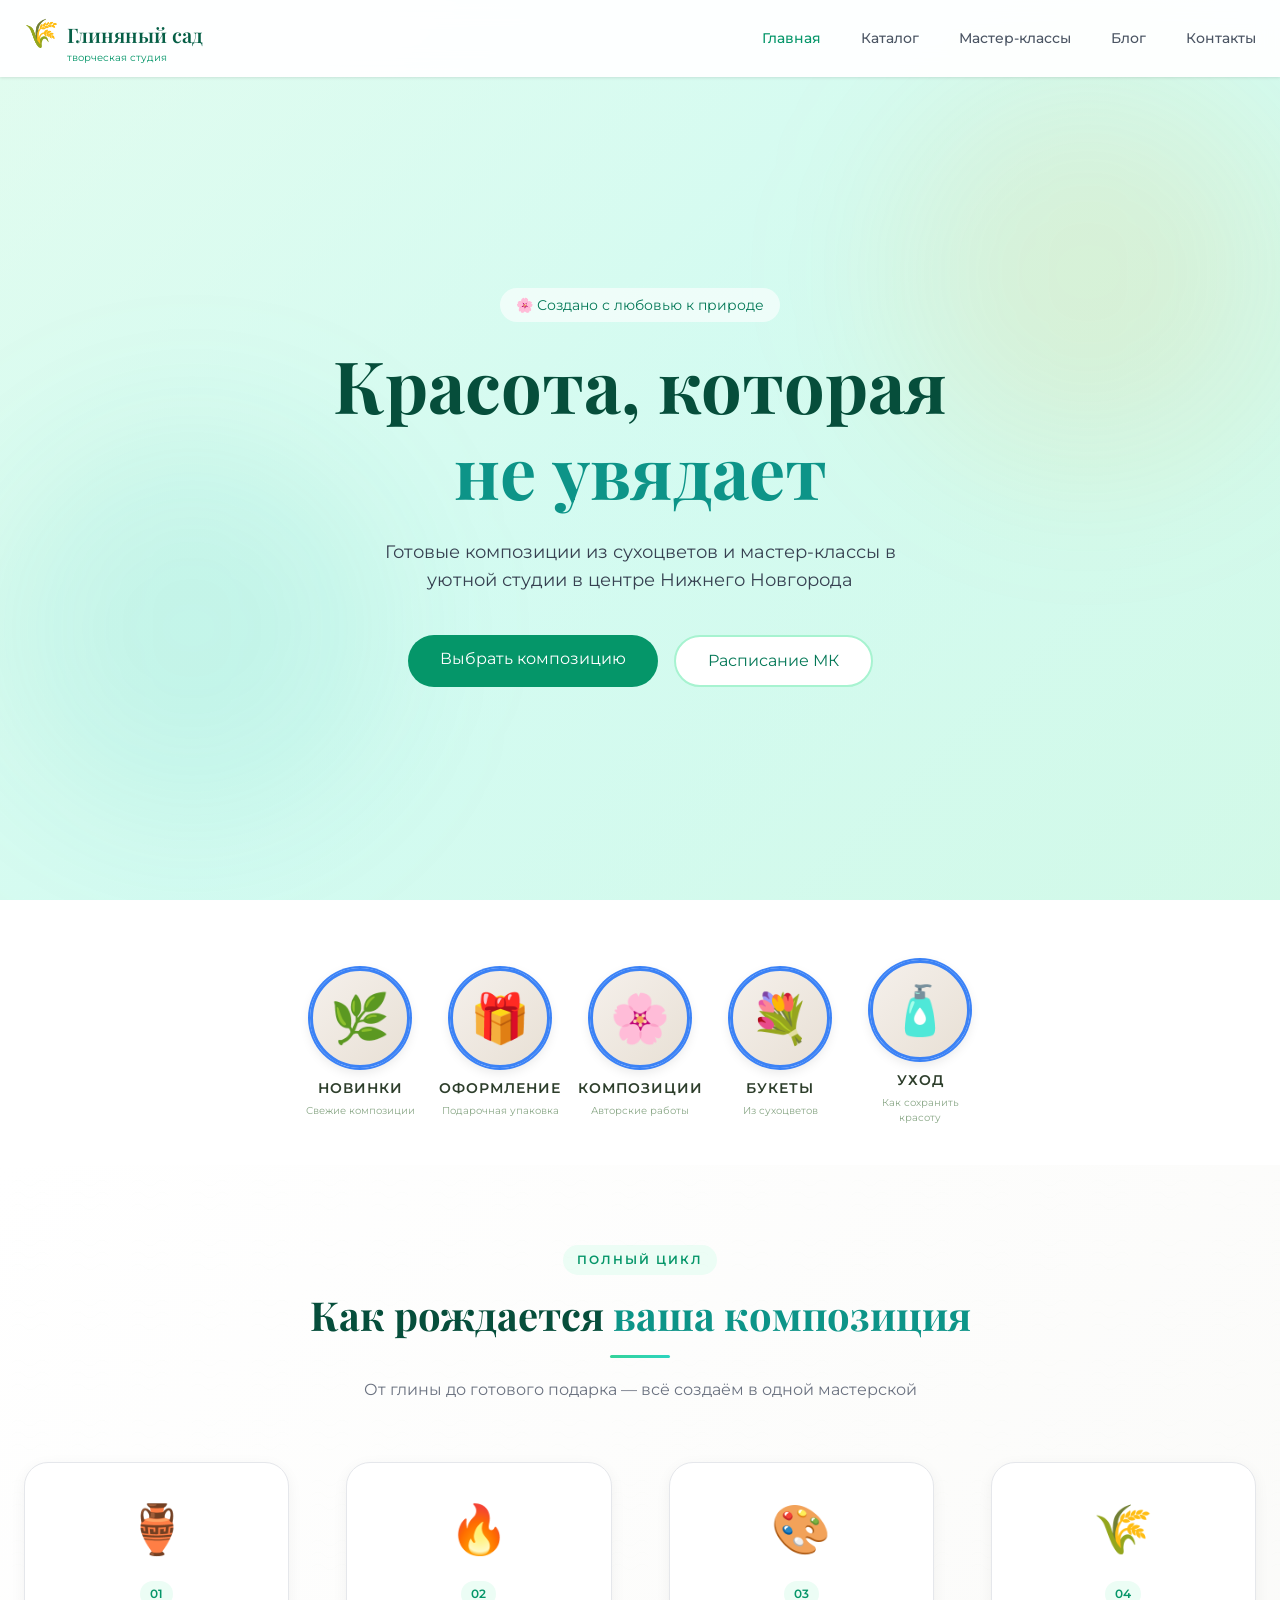
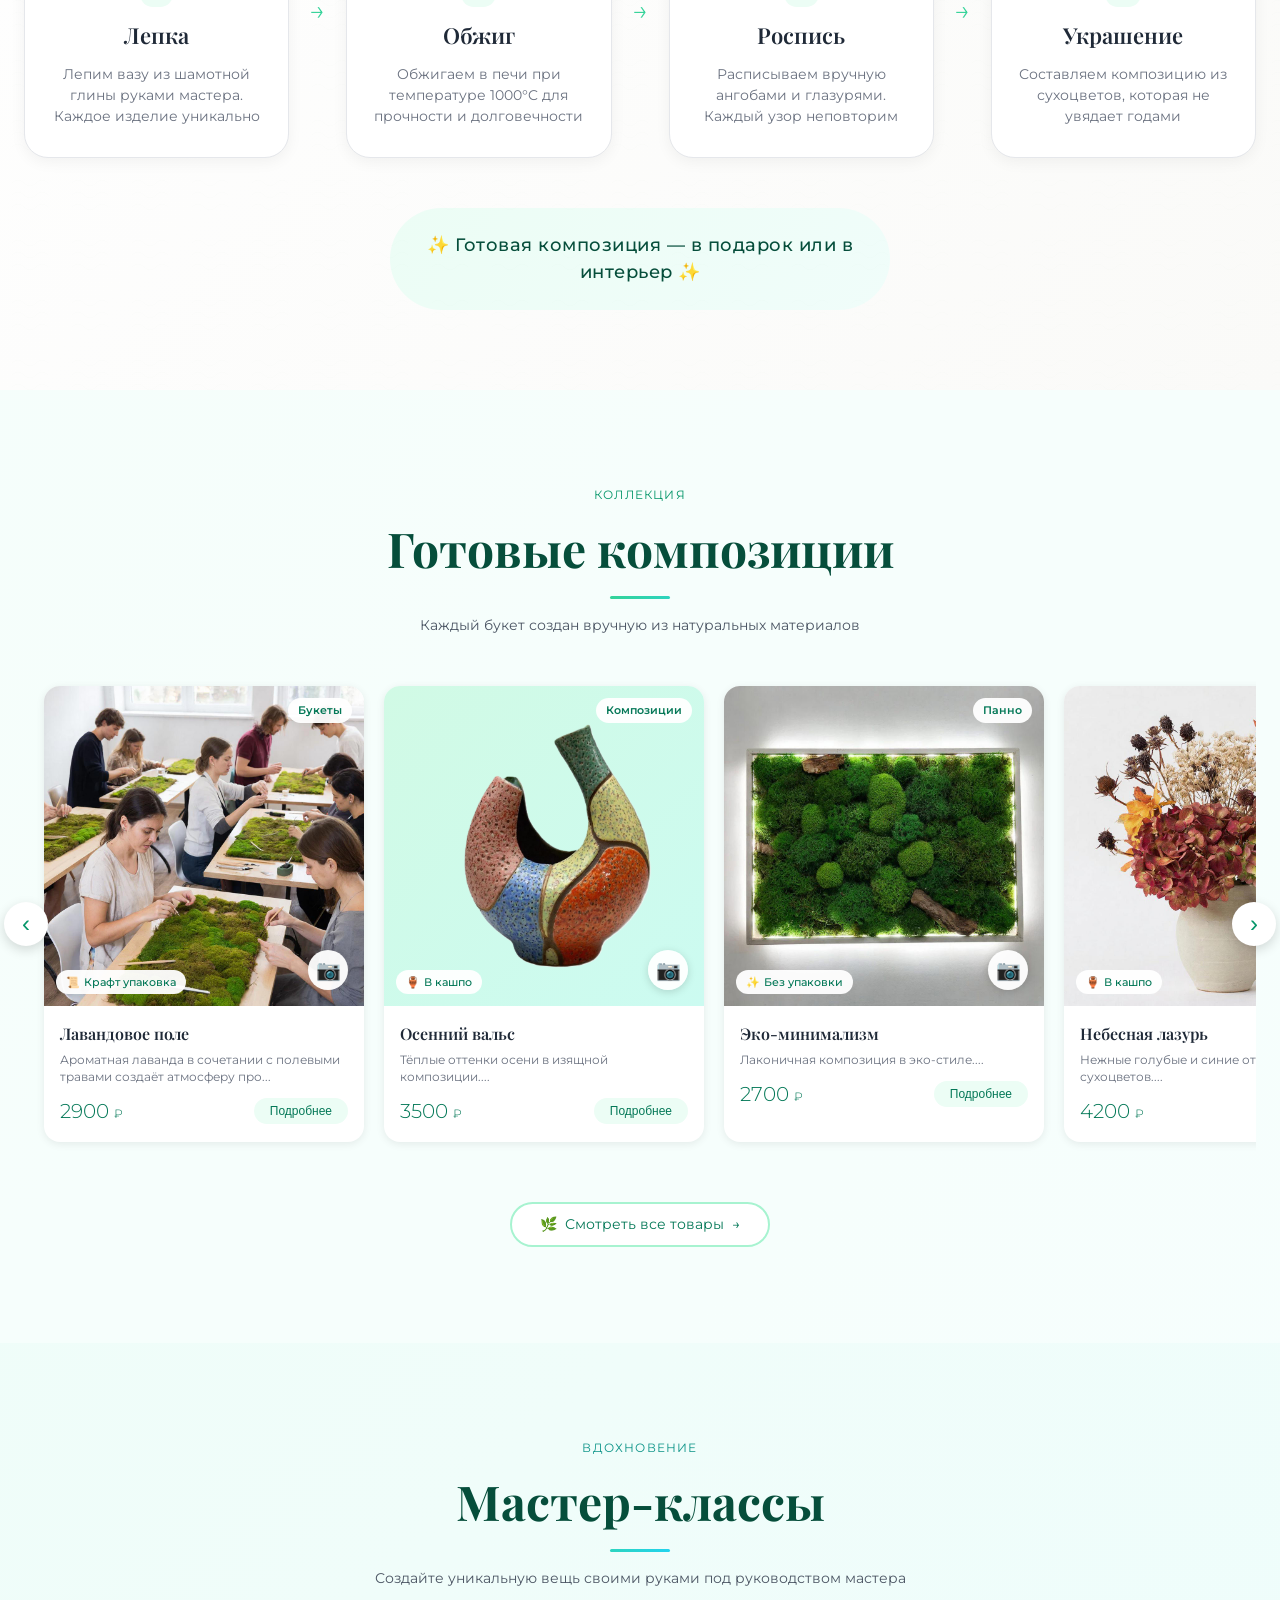
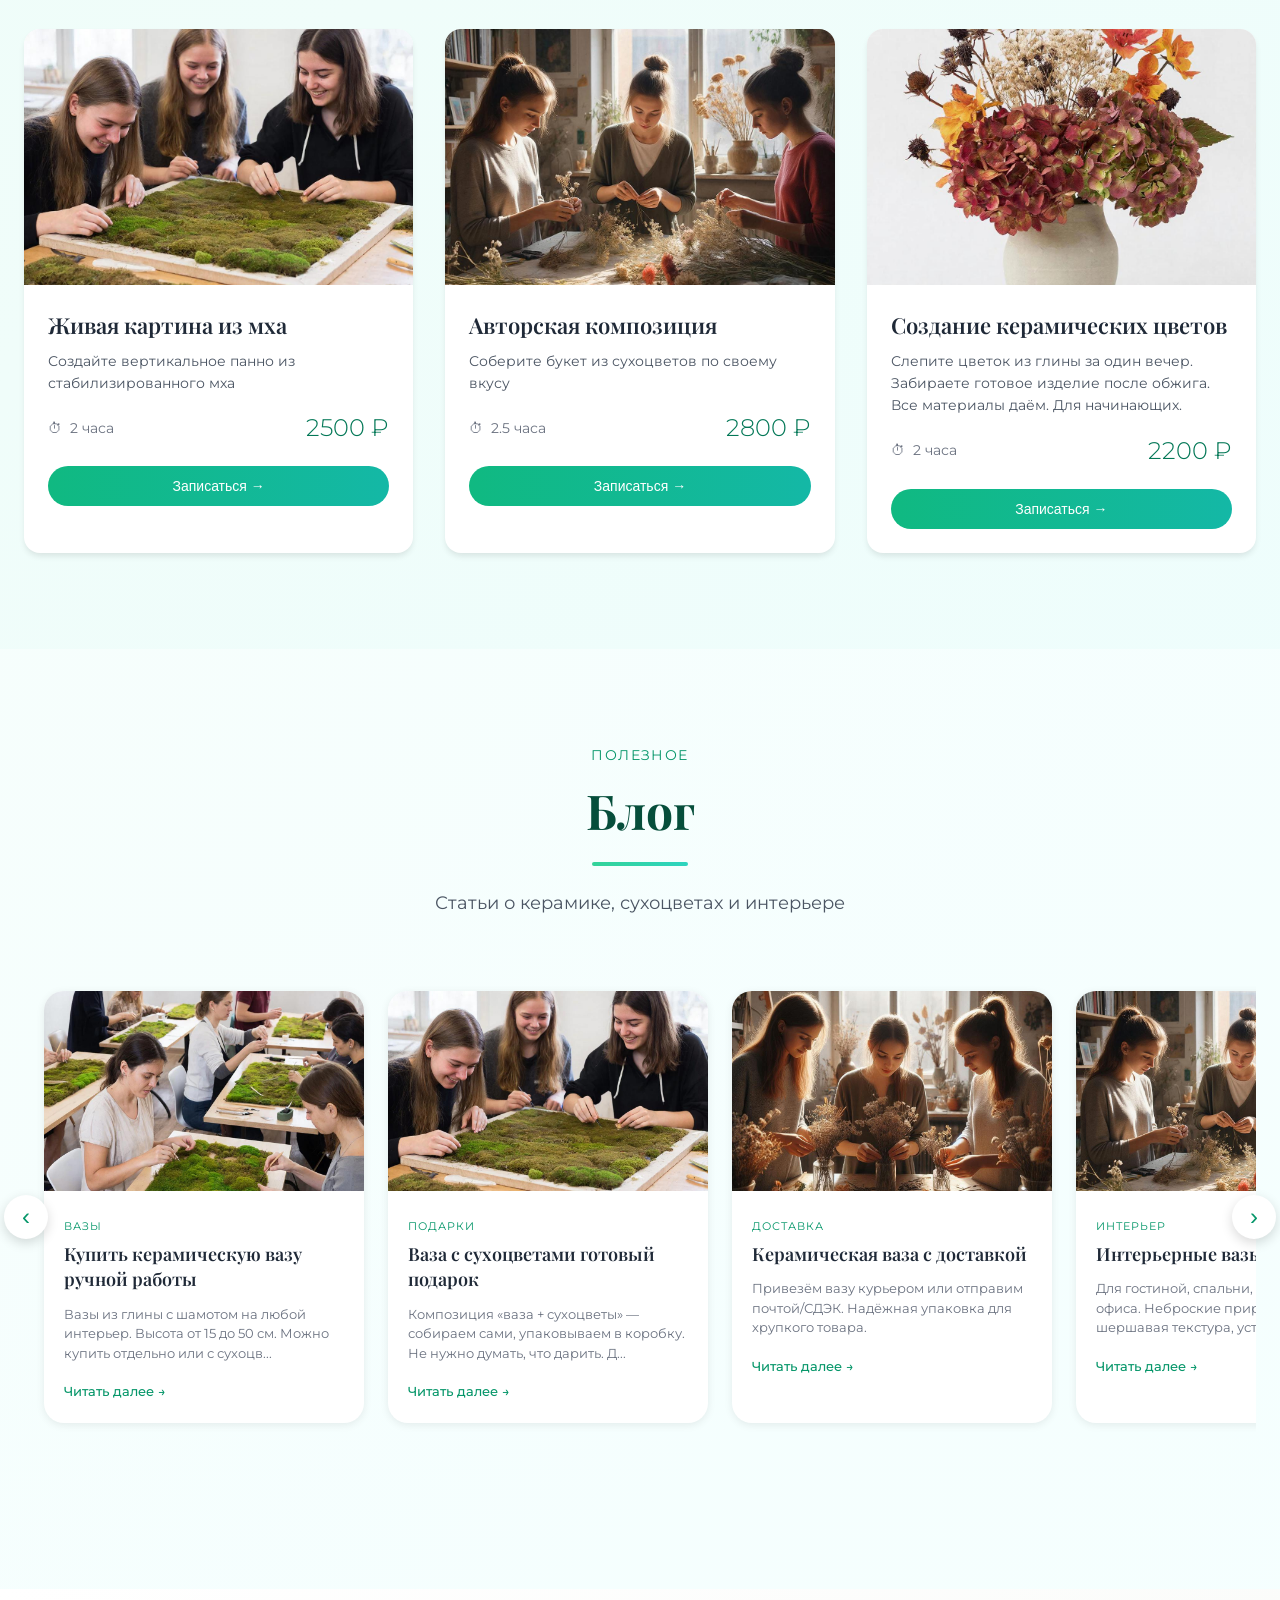
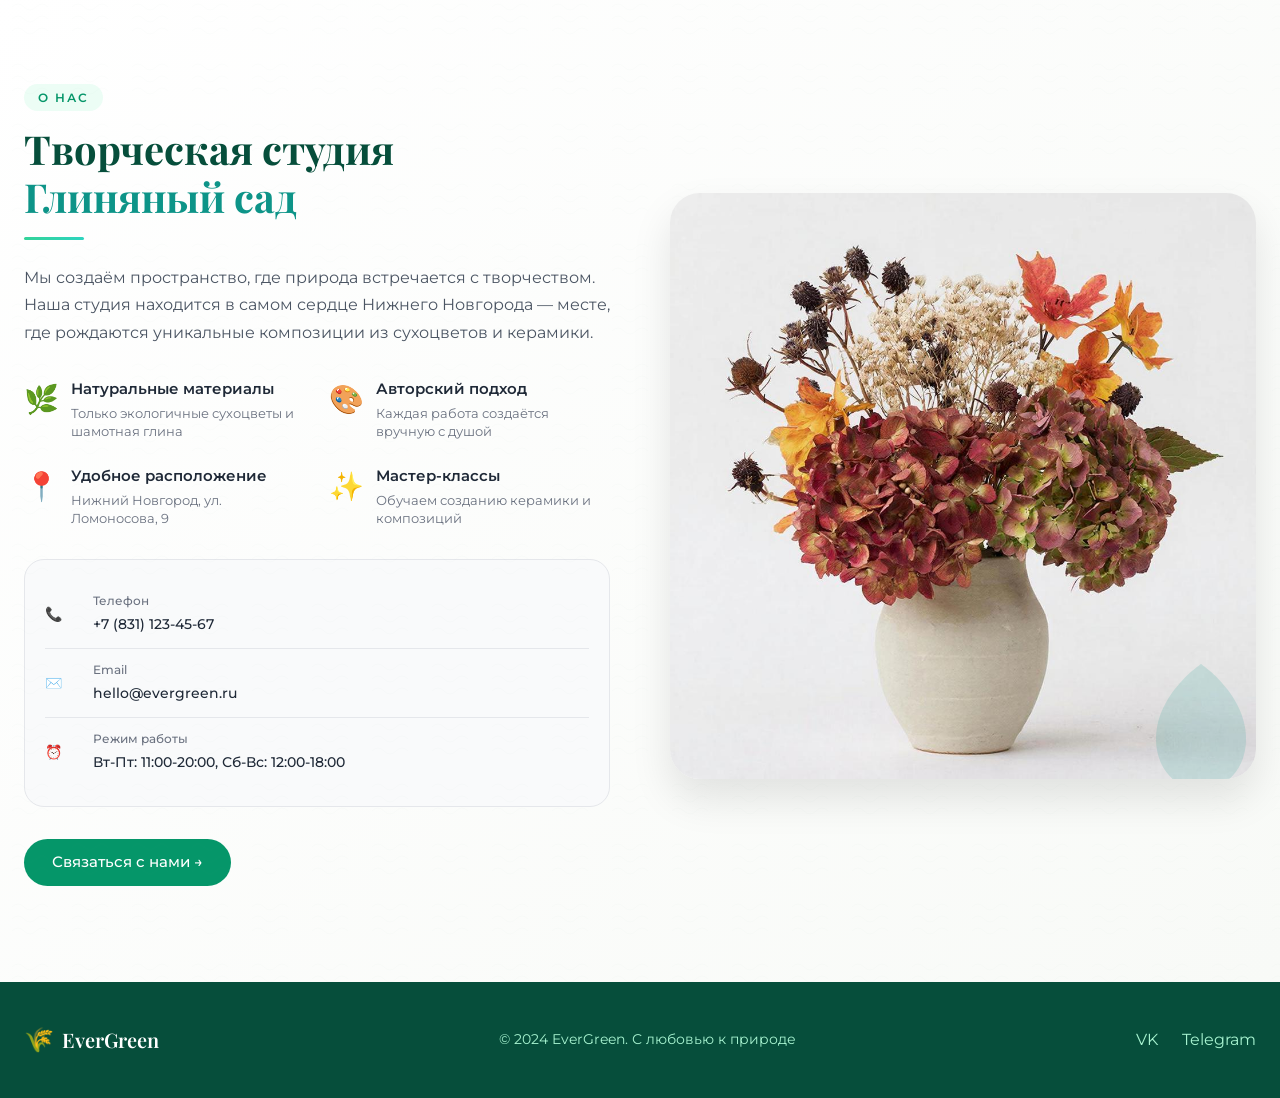
<file: index.html>
<!DOCTYPE html>
<html lang="ru">

<head>
    <meta charset="UTF-8">
    <meta name="viewport" content="width=device-width, initial-scale=1.0">

    <!-- Запрет индексации (сайт в разработке) -->
    <meta name="robots" content="noindex, nofollow">
    <meta name="googlebot" content="noindex, nofollow">
    <meta name="yandex" content="noindex, nofollow">

    <title>Глиняный сад — студия сухоцветов в Нижнем Новгороде</title>
    <link
        href="https://fonts.googleapis.com/css2?family=Playfair+Display:wght@400;500;600;700&family=Montserrat:wght@300;400;500;600&display=swap"
        rel="stylesheet">

    <!-- Стили компонентов -->
    <link rel="stylesheet" href="components/Header.css">
    <link rel="stylesheet" href="components/Hero.css">
    <link rel="stylesheet" href="components/Categories.css">
    <link rel="stylesheet" href="components/Process.css">
    <link rel="stylesheet" href="components/ProductsSection.css">
    <link rel="stylesheet" href="components/Masterclasses.css">
    <link rel="stylesheet" href="components/Blog.css">
    <link rel="stylesheet" href="components/About.css">
    <link rel="stylesheet" href="components/Footer.css">
    <link rel="stylesheet" href="components/StoriesModal.css">
    <link rel="stylesheet" href="components/ProductModal.css">
    <link rel="stylesheet" href="ar-preview/ar-preview.css">

    <style>
        /* Глобальные стили */
        * {
            margin: 0;
            padding: 0;
            box-sizing: border-box;
        }

        body {
            font-family: 'Montserrat', sans-serif;
            background: linear-gradient(135deg, #ecfdf5 0%, #f0fdfa 50%, #ecfeff 100%);
            color: #1a2e2a;
            line-height: 1.5;
        }

        .container {
            max-width: 1280px;
            margin: 0 auto;
            padding: 0 24px;
        }

        .text-center {
            text-align: center;
        }

        .no-scroll {
            overflow: hidden;
        }

        .section-tag-teal {
            color: #0d9488;
        }

        .section-divider-teal {
            background: linear-gradient(90deg, #2dd4bf, #22d3ee);
        }

        @media (max-width: 768px) {
            .container {
                padding: 0 16px;
            }
        }
    </style>
</head>

<body>
<div id="app">
    <div id="header-container"></div>
    <div id="hero-container"></div>
    <div id="categories-container"></div>
    <div id="process-container"></div>
    <div id="products-container"></div>
    <div id="masterclasses-container"></div>
    <div id="blog-container"></div>
    <div id="about-container"></div>
    <div id="footer-container"></div>
</div>

    <!-- Модалки -->
    <div id="stories-modal-container"></div>
    <div id="product-modal-container"></div>
    <div id="ar-preview-container"></div>

    <!-- Скрипты (важен порядок) -->
    <script src="components/products-data.js"></script>
    <script src="blog/blog-data.js"></script>
    <script src="components/Header.js"></script>
    <script src="components/Hero.js"></script>
    <script src="components/Categories.js"></script>
    <script src="components/Process.js"></script>
    <script src="components/ProductsSection.js"></script>
    <script src="components/Masterclasses.js"></script>
    <script src="components/Blog.js"></script>
    <script src="components/About.js"></script>
    <script src="components/Footer.js"></script>
    <script src="components/StoriesModal.js"></script>
    <script src="components/ProductModal.js"></script>
    <script src="ar-preview/ar-preview.js"></script>
    <script src="components/main.js"></script>
</body>

</html>
</file>
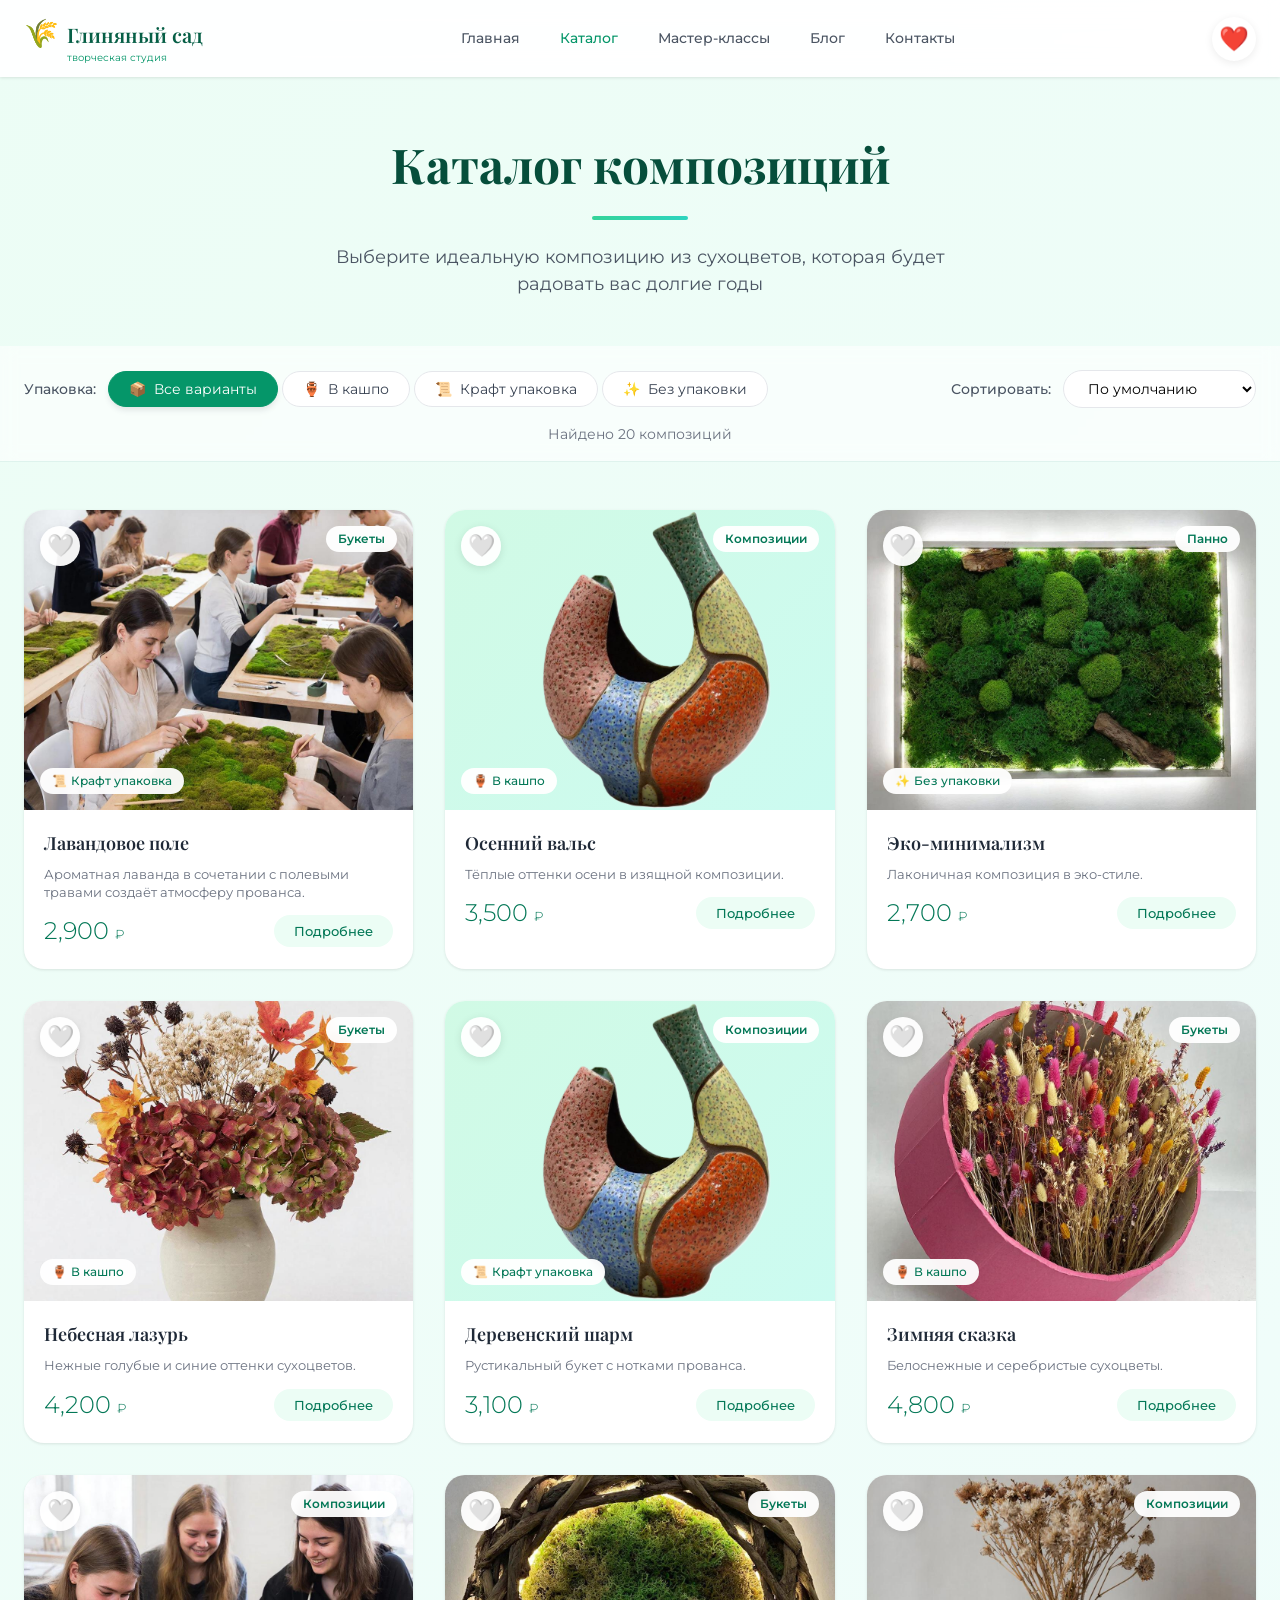
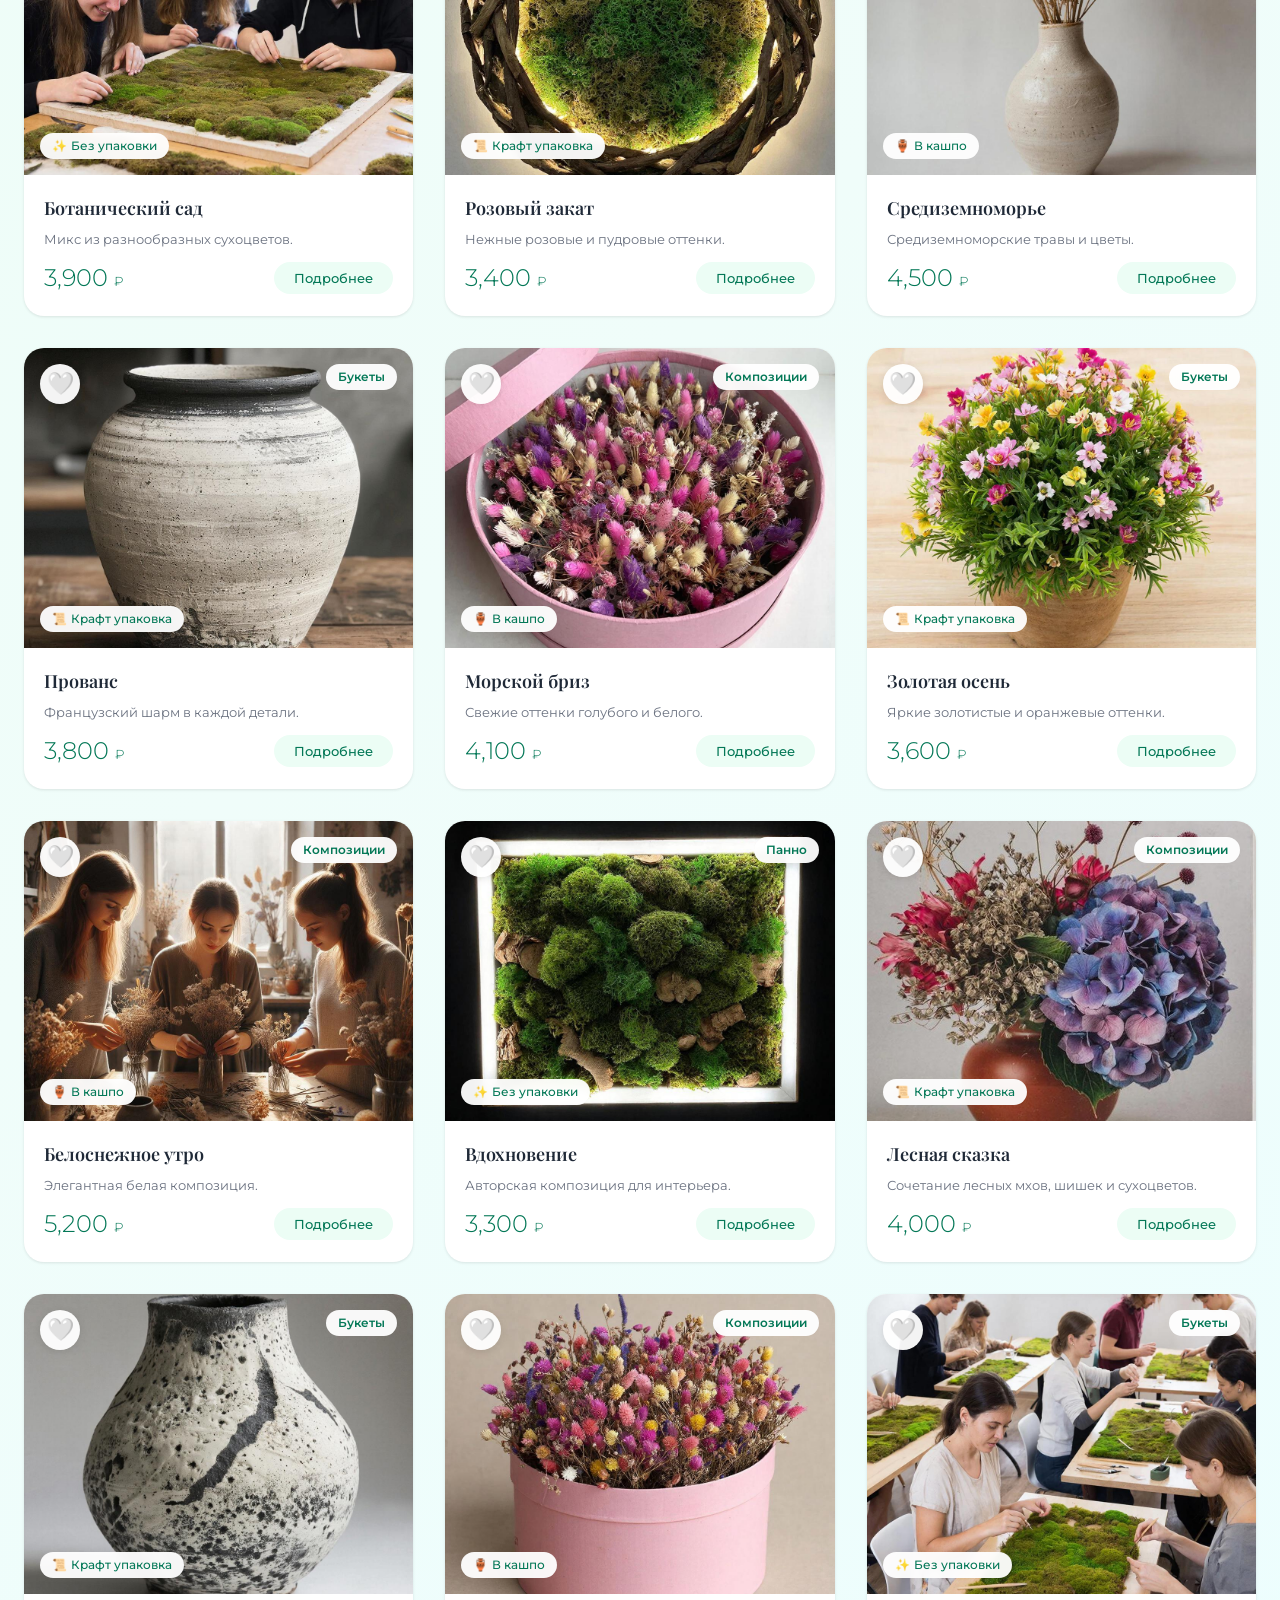
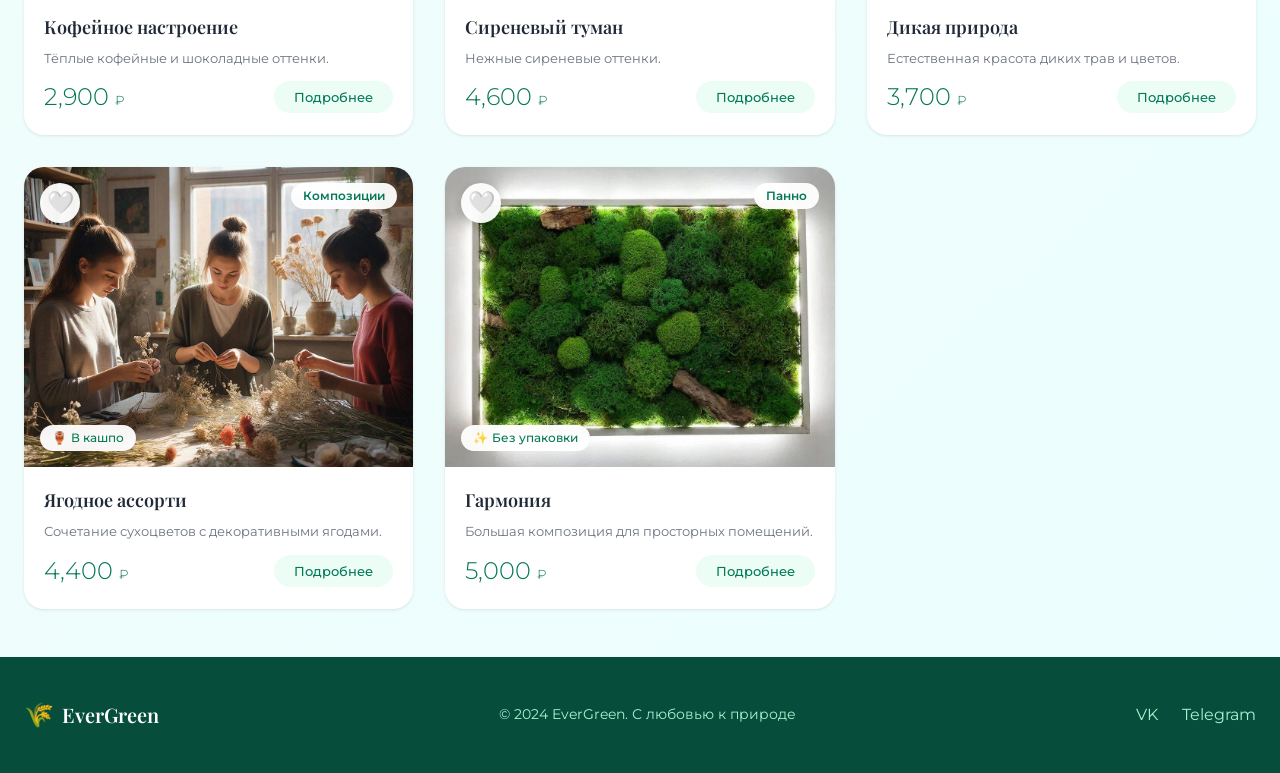
<file: catalog.html>
<!DOCTYPE html>
<html lang="ru">

<head>
    <meta charset="UTF-8">
    <meta name="viewport" content="width=device-width, initial-scale=1.0">
    <title>Каталог — EverGreen студия сухоцветов</title>
    <link
        href="https://fonts.googleapis.com/css2?family=Playfair+Display:wght@400;500;600;700&family=Montserrat:wght@300;400;500;600&display=swap"
        rel="stylesheet">

    <!-- Базовые стили -->
    <style>
        * {
            margin: 0;
            padding: 0;
            box-sizing: border-box;
        }

        body {
            font-family: 'Montserrat', sans-serif;
            background: linear-gradient(135deg, #ecfdf5 0%, #f0fdfa 50%, #ecfeff 100%);
            color: #1a2e2a;
            line-height: 1.5;
        }

        .container {
            max-width: 1280px;
            margin: 0 auto;
            padding: 0 24px;
        }

        .text-center {
            text-align: center;
        }

        .no-scroll {
            overflow: hidden;
        }

        @media (max-width: 768px) {
            .container {
                padding: 0 16px;
            }
        }
    </style>

    <!-- Стили компонентов -->
    <link rel="stylesheet" href="components/Header.css">
    <link rel="stylesheet" href="components/CatalogHero.css">
    <link rel="stylesheet" href="components/Filters.css">
    <link rel="stylesheet" href="components/ProductCard.css">
    <link rel="stylesheet" href="components/ProductModal.css">
    <link rel="stylesheet" href="components/FavoritesModal.css">
    <link rel="stylesheet" href="components/Features.css">
    <link rel="stylesheet" href="components/Footer.css">
<link rel="stylesheet" href="ar-preview/ar-preview.css">
<!-- Запрет индексации (сайт в разработке) -->
<meta name="robots" content="noindex, nofollow">
<meta name="googlebot" content="noindex, nofollow">
<meta name="yandex" content="noindex, nofollow">


</head>

<body>
    <div id="app">
        <div id="header-container"></div>
        <div id="hero-container"></div>
        <div id="filters-container"></div>
        <div id="products-container"></div>
        <div id="footer-container"></div>
    </div>

    <!-- Модалки -->
    <div id="product-modal-container"></div>
    <div id="favorites-modal-container"></div>
<div id="ar-preview-container"></div>
<script src="ar-preview/ar-preview.js"></script>
    <!-- Скрипты (важен порядок подключения) -->
    <script src="components/products-data.js"></script>
    <script src="components/Header.js"></script>
    <script src="components/Footer.js"></script>
    <script src="components/Features.js"></script>
    <script src="components/CatalogHero.js"></script>
    <script src="components/Filters.js"></script>
    <script src="components/ProductCard.js"></script>
    <script src="components/ProductModal.js"></script>
    <script src="components/FavoritesModal.js"></script>
    <script src="components/catalog-main.js"></script>
</body>

</html>
</file>
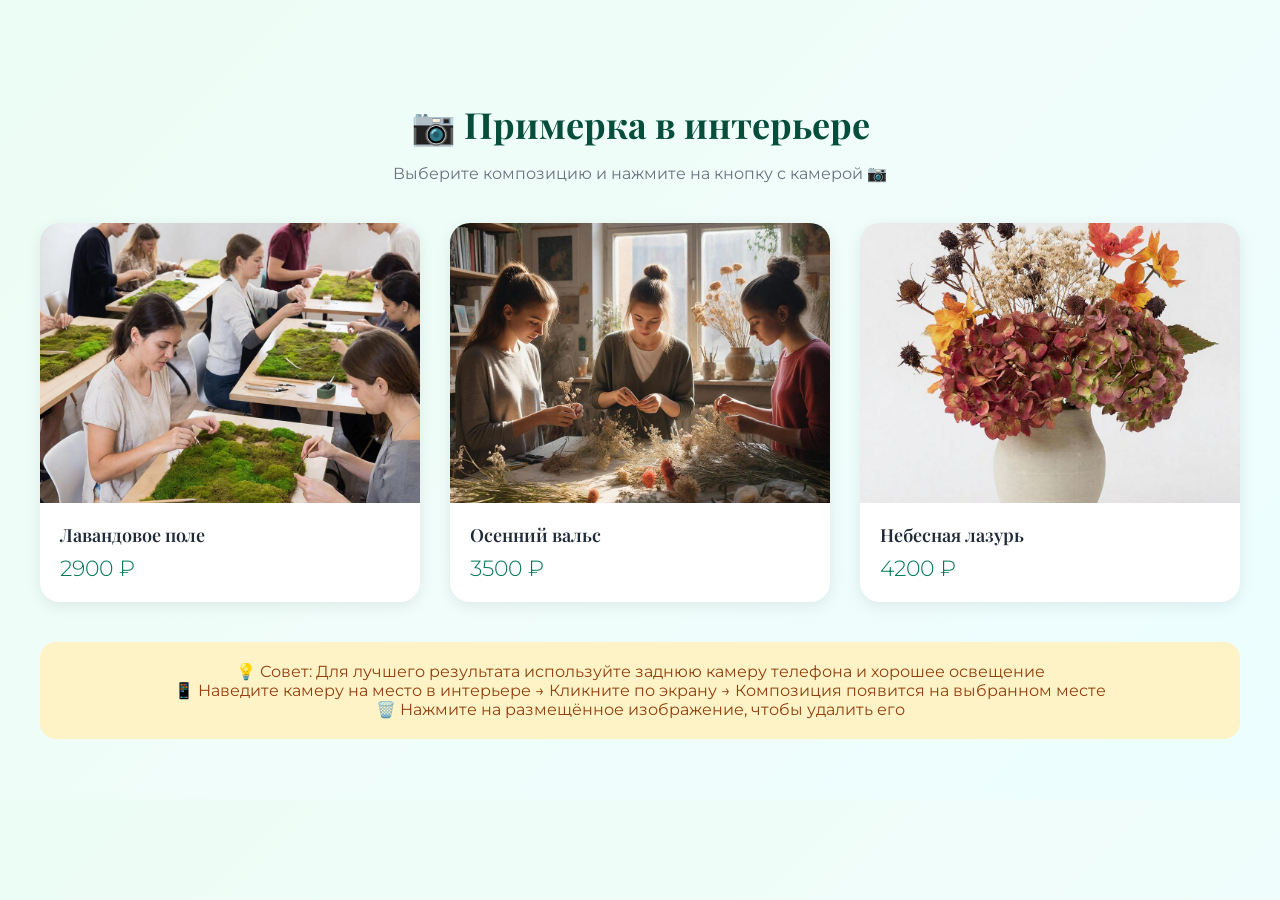
<file: ar-preview/ar-demo.html>
<!-- ar-preview/ar-demo.html - Демо страница для тестирования -->
<!DOCTYPE html>
<html lang="ru">

<head>
    <meta charset="UTF-8">
    <meta name="viewport" content="width=device-width, initial-scale=1.0">
    <title>AR Preview Demo - Глиняный сад</title>
    <link
        href="https://fonts.googleapis.com/css2?family=Playfair+Display:wght@400;500;600;700&family=Montserrat:wght@300;400;500;600&display=swap"
        rel="stylesheet">
    <link rel="stylesheet" href="ar-preview.css">
    <style>
        * {
            margin: 0;
            padding: 0;
            box-sizing: border-box;
        }

        body {
            font-family: 'Montserrat', sans-serif;
            background: linear-gradient(135deg, #ecfdf5 0%, #f0fdfa 50%, #ecfeff 100%);
            padding: 100px 20px 60px;
        }

        .container {
            max-width: 1200px;
            margin: 0 auto;
        }

        .demo-header {
            text-align: center;
            margin-bottom: 40px;
        }

        .demo-header h1 {
            font-family: 'Playfair Display', serif;
            font-size: 36px;
            color: #064e3b;
            margin-bottom: 16px;
        }

        .demo-header p {
            color: #6b7280;
        }

        .products-grid {
            display: grid;
            grid-template-columns: repeat(auto-fill, minmax(280px, 1fr));
            gap: 30px;
        }

        .product-card {
            background: white;
            border-radius: 20px;
            overflow: hidden;
            cursor: pointer;
            box-shadow: 0 4px 15px rgba(0, 0, 0, 0.08);
            transition: transform 0.3s, box-shadow 0.3s;
        }

        .product-card:hover {
            transform: translateY(-5px);
            box-shadow: 0 12px 25px rgba(0, 0, 0, 0.12);
        }

        .product-image-wrapper {
            position: relative;
            height: 280px;
            overflow: hidden;
            background: linear-gradient(135deg, #d1fae5, #ccfbf1);
        }

        .product-image {
            width: 100%;
            height: 100%;
            object-fit: cover;
        }

        .product-info {
            padding: 20px;
        }

        .product-name {
            font-family: 'Playfair Display', serif;
            font-size: 18px;
            font-weight: 600;
            color: #1f2937;
            margin-bottom: 8px;
        }

        .product-price {
            font-size: 22px;
            font-weight: 300;
            color: #047857;
        }

        .demo-note {
            margin-top: 40px;
            padding: 20px;
            background: #fef3c7;
            border-radius: 16px;
            text-align: center;
        }

        .demo-note p {
            color: #92400e;
        }

        .ar-preview-container {
            position: fixed;
            top: 0;
            left: 0;
            width: 100%;
            height: 100%;
            z-index: 2000;
            display: none;
        }
    </style>
</head>

<body>
    <div class="container">
        <div class="demo-header">
            <h1>📷 Примерка в интерьере</h1>
            <p>Выберите композицию и нажмите на кнопку с камерой 📷</p>
        </div>

        <div class="products-grid" id="productsGrid">
            <!-- Товары будут загружены -->
        </div>

        <div class="demo-note">
            <p>💡 Совет: Для лучшего результата используйте заднюю камеру телефона и хорошее освещение</p>
            <p>📱 Наведите камеру на место в интерьере → Кликните по экрану → Композиция появится на выбранном месте</p>
            <p>🗑️ Нажмите на размещённое изображение, чтобы удалить его</p>
        </div>
    </div>

    <div id="ar-preview-container" class="ar-preview-container"></div>

    <script src="ar-preview.js"></script>
    <script>
        // Демо данные
        const demoProducts = [
            {
                id: 1,
                name: "Лавандовое поле",
                price: 2900,
                images: ["../images/1.jpeg", "../images/2.jpeg", "../images/3.jpeg"],
                category: "Букеты"
            },
            {
                id: 2,
                name: "Осенний вальс",
                price: 3500,
                images: ["../images/4.jpeg", "../images/5.jpeg", "../images/6.jpeg"],
                category: "Композиции"
            },
            {
                id: 3,
                name: "Небесная лазурь",
                price: 4200,
                images: ["../images/10.jpeg", "../images/11.jpeg", "../images/12.jpeg"],
                category: "Букеты"
            }
        ];

        // Рендер товаров
        function renderProducts() {
            const grid = document.getElementById('productsGrid');
            grid.innerHTML = demoProducts.map(product => `
                <div class="product-card" data-id="${product.id}">
                    <div class="product-image-wrapper">
                        <img src="${product.images[0]}" alt="${product.name}" class="product-image">
                        <button class="ar-card-btn" data-id="${product.id}">📷</button>
                    </div>
                    <div class="product-info">
                        <h3 class="product-name">${product.name}</h3>
                        <div class="product-price">${product.price} ₽</div>
                    </div>
                </div>
            `).join('');

            // Добавляем обработчики для кнопок AR
            document.querySelectorAll('.ar-card-btn').forEach(btn => {
                btn.addEventListener('click', (e) => {
                    e.stopPropagation();
                    const productId = parseInt(btn.dataset.id);
                    const product = demoProducts.find(p => p.id === productId);
                    if (product) {
                        ARPreview.selectProduct(product);
                        ARPreview.show();
                    }
                });
            });
        }

        renderProducts();

        // Настройка закрытия ARPreview
        ARPreview.setOnClose(() => {
            const container = document.getElementById('ar-preview-container');
            if (container) {
                container.style.display = 'none';
            }
        });

        // Переопределяем show для отображения контейнера
        const originalShow = ARPreview.show;
        ARPreview.show = function () {
            const container = document.getElementById('ar-preview-container');
            if (container) {
                container.style.display = 'block';
            }
            originalShow.call(this);
        };
    </script>
</body>

</html>
</file>
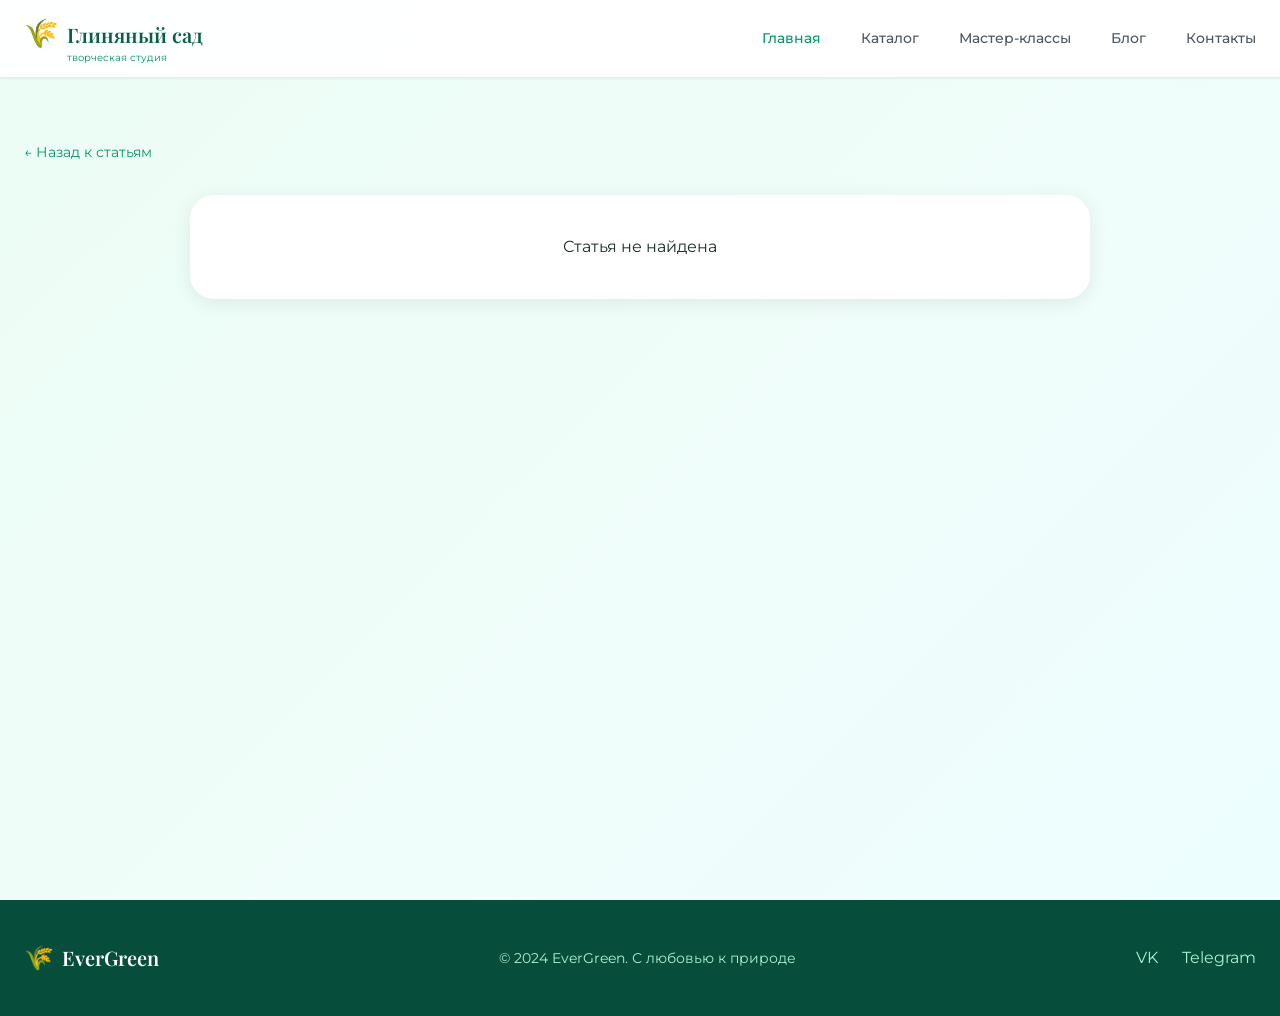
<file: blog/blog-post.html>
<!DOCTYPE html>
<html lang="ru">

<head>
    <meta charset="UTF-8">
    <meta name="viewport" content="width=device-width, initial-scale=1.0">
    <meta name="robots" content="noindex, nofollow">
    <title>Статья — Глиняный сад</title>
    <link
        href="https://fonts.googleapis.com/css2?family=Playfair+Display:wght@400;500;600;700&family=Montserrat:wght@300;400;500;600&display=swap"
        rel="stylesheet">
    <link rel="stylesheet" href="../components/Header.css">
    <link rel="stylesheet" href="../components/Footer.css">
    <style>
        * {
            margin: 0;
            padding: 0;
            box-sizing: border-box;
        }

        body {
            font-family: 'Montserrat', sans-serif;
            background: linear-gradient(135deg, #ecfdf5 0%, #f0fdfa 50%, #ecfeff 100%);
            color: #1a2e2a;
            line-height: 1.5;
        }

        .container {
            max-width: 1280px;
            margin: 0 auto;
            padding: 0 24px;
        }

        @media (max-width: 768px) {
            .container {
                padding: 0 16px;
            }
        }

        .blog-post-page {
            padding: 140px 0 80px;
            min-height: 100vh;
        }

        .back-to-blog {
            display: inline-flex;
            align-items: center;
            gap: 8px;
            color: #059669;
            text-decoration: none;
            margin-bottom: 32px;
            font-size: 14px;
        }

        .back-to-blog:hover {
            gap: 12px;
        }

        .blog-post-content {
            max-width: 900px;
            margin: 0 auto;
            background: white;
            border-radius: 24px;
            padding: 40px;
            box-shadow: 0 4px 20px rgba(0, 0, 0, 0.08);
        }

        .post-title {
            font-family: 'Playfair Display', serif;
            font-size: 36px;
            font-weight: 700;
            color: #064e3b;
            margin-bottom: 16px;
        }

        .post-meta {
            font-size: 14px;
            color: #6b7280;
            margin-bottom: 24px;
        }

        .post-image {
            width: 100%;
            border-radius: 16px;
            margin-bottom: 32px;
        }

        .post-description {
            font-size: 16px;
            line-height: 1.7;
            color: #374151;
        }

        /* Слайдер */
        .post-slider-container {
            position: relative;
            margin: 30px 0;
            border-radius: 20px;
            overflow: hidden;
        }

        .post-slider {
            display: flex;
            overflow-x: auto;
            scroll-behavior: smooth;
            scroll-snap-type: x mandatory;
            -webkit-overflow-scrolling: touch;
        }

        .post-slider::-webkit-scrollbar {
            display: none;
        }

        .post-slide {
            flex-shrink: 0;
            width: 100%;
            scroll-snap-align: start;
        }

        .post-slide img {
            width: 100%;
            height: 400px;
            object-fit: cover;
            border-radius: 20px;
        }

        .post-slider-btn {
            position: absolute;
            top: 50%;
            transform: translateY(-50%);
            background: rgba(255, 255, 255, 0.9);
            border: none;
            width: 44px;
            height: 44px;
            border-radius: 50%;
            font-size: 24px;
            cursor: pointer;
            color: #059669;
            transition: all 0.3s;
            z-index: 10;
        }

        .post-slider-btn:hover {
            background: #059669;
            color: white;
        }

        .post-slider-prev {
            left: 20px;
        }

        .post-slider-next {
            right: 20px;
        }

        .post-slider-dots {
            display: flex;
            justify-content: center;
            gap: 10px;
            margin-top: 15px;
        }

        .post-slider-dot {
            width: 10px;
            height: 10px;
            border-radius: 50%;
            background: #cbd5e1;
            cursor: pointer;
            transition: all 0.3s;
        }

        .post-slider-dot.active {
            background: #059669;
            width: 25px;
            border-radius: 10px;
        }

        .post-action-btn {
            display: inline-block;
            background: #059669;
            color: white;
            padding: 14px 32px;
            border-radius: 50px;
            text-decoration: none;
            font-size: 16px;
            font-weight: 500;
            transition: all 0.3s;
            margin-top: 30px;
            border: none;
            cursor: pointer;
        }

        .post-action-btn:hover {
            background: #047857;
            transform: translateY(-2px);
        }

        @media (max-width: 768px) {
            .blog-post-content {
                padding: 24px;
            }

            .post-title {
                font-size: 28px;
            }

            .post-slide img {
                height: 250px;
            }

            .post-slider-btn {
                width: 36px;
                height: 36px;
                font-size: 20px;
            }
        }
    </style>
</head>

<body>
    <div id="header-container"></div>

    <main class="blog-post-page">
        <div class="container">
            <a href="../index.html#blog" class="back-to-blog">← Назад к статьям</a>
            <div class="blog-post-content" id="blogPostContent">
                <div style="text-align: center; padding: 60px;">Загрузка статьи...</div>
            </div>
        </div>
    </main>

    <div id="footer-container"></div>

    <script src="../components/Header.js"></script>
    <script src="../components/Footer.js"></script>
    <script src="blog-data.js"></script>
    <script>
        document.addEventListener('DOMContentLoaded', () => {
            if (Header) {
                Header.setCurrentPage('index');
                const headerContainer = document.getElementById('header-container');
                if (headerContainer) {
                    headerContainer.innerHTML = Header.render();
                    if (Header.bindEvents) Header.bindEvents();
                }
            }

            if (Footer) {
                const footerContainer = document.getElementById('footer-container');
                if (footerContainer) {
                    footerContainer.innerHTML = Footer.render();
                }
            }

            const urlParams = new URLSearchParams(window.location.search);
            const postId = urlParams.get('id');

            console.log('Post ID:', postId);
            console.log('BlogData:', BlogData);

            if (postId && BlogData) {
                const post = BlogData.find(p => p.id == postId);
                console.log('Found post:', post);

                if (post) {
                    let currentSlide = 0;
                    const images = post.images || [post.image];
                    console.log('Images array:', images);

                    let sliderHtml = '';
                    let dotsHtml = '';

                    if (images.length > 1) {
                        sliderHtml = `
                            <div class="post-slider-container">
                                <div class="post-slider" id="postSlider">
                                    ${images.map((img, idx) => `
                                        <div class="post-slide" data-index="${idx}">
                                            <img src="../${img}" alt="Фото ${idx + 1}" onerror="this.src='data:image/svg+xml,%3Csvg xmlns=\'http://www.w3.org/2000/svg\' viewBox=\'0 0 100 100\'%3E%3Crect width=\'100\' height=\'100\' fill=\'%23e8f5e9\'/%3E%3Ctext x=\'50\' y=\'55\' text-anchor=\'middle\' fill=\'%232e7d32\' font-size=\'12\'%3E🌾%3C/text%3E%3C/svg%3E'">
                                        </div>
                                    `).join('')}
                                </div>
                                <button class="post-slider-btn post-slider-prev" id="sliderPrev">‹</button>
                                <button class="post-slider-btn post-slider-next" id="sliderNext">›</button>
                                <div class="post-slider-dots" id="sliderDots">
                                    ${images.map((_, idx) => `<div class="post-slider-dot ${idx === 0 ? 'active' : ''}" data-index="${idx}"></div>`).join('')}
                                </div>
                            </div>
                        `;
                    } else {
                        sliderHtml = `<img src="../${post.image}" alt="${post.title}" class="post-image" onerror="this.src='data:image/svg+xml,%3Csvg xmlns=\'http://www.w3.org/2000/svg\' viewBox=\'0 0 100 100\'%3E%3Crect width=\'100\' height=\'100\' fill=\'%23e8f5e9\'/%3E%3Ctext x=\'50\' y=\'55\' text-anchor=\'middle\' fill=\'%232e7d32\' font-size=\'12\'%3E🌾%3C/text%3E%3C/svg%3E'">`;
                    }

                    document.getElementById('blogPostContent').innerHTML = `
                        <h1 class="post-title">${post.title}</h1>
                        <div class="post-meta">${post.date} • ${post.category}</div>
                        ${sliderHtml}
                        <div class="post-description">
                            <p>${(post.fullDescription || post.description).replace(/\n/g, '<br>')}</p>
                        </div>
                        <div style="text-align: center;">
                            <button class="post-action-btn" id="actionBtn">Узнать подробнее →</button>
                        </div>
                    `;

                    document.title = `${post.title} — Глиняный сад`;

                    const actionBtn = document.getElementById('actionBtn');
                    if (actionBtn) {
                        actionBtn.addEventListener('click', () => {
                            alert('Спасибо за интерес! Скоро мы свяжемся с вами.');
                        });
                    }

                    if (images.length > 1) {
                        const slider = document.getElementById('postSlider');
                        const prevBtn = document.getElementById('sliderPrev');
                        const nextBtn = document.getElementById('sliderNext');
                        const dots = document.querySelectorAll('.post-slider-dot');

                        function updateSlider() {
                            if (slider) {
                                const slideWidth = slider.clientWidth;
                                slider.scrollTo({ left: currentSlide * slideWidth, behavior: 'smooth' });
                            }
                            dots.forEach((dot, idx) => {
                                if (idx === currentSlide) {
                                    dot.classList.add('active');
                                } else {
                                    dot.classList.remove('active');
                                }
                            });
                        }

                        if (prevBtn) {
                            prevBtn.addEventListener('click', () => {
                                if (currentSlide > 0) {
                                    currentSlide--;
                                    updateSlider();
                                }
                            });
                        }

                        if (nextBtn) {
                            nextBtn.addEventListener('click', () => {
                                if (currentSlide < images.length - 1) {
                                    currentSlide++;
                                    updateSlider();
                                }
                            });
                        }

                        dots.forEach((dot, idx) => {
                            dot.addEventListener('click', () => {
                                currentSlide = idx;
                                updateSlider();
                            });
                        });

                        if (slider) {
                            slider.addEventListener('scroll', () => {
                                const slideWidth = slider.clientWidth;
                                const newIndex = Math.round(slider.scrollLeft / slideWidth);
                                if (newIndex !== currentSlide && newIndex >= 0 && newIndex < images.length) {
                                    currentSlide = newIndex;
                                    dots.forEach((dot, idx) => {
                                        if (idx === currentSlide) {
                                            dot.classList.add('active');
                                        } else {
                                            dot.classList.remove('active');
                                        }
                                    });
                                }
                            });
                        }
                    }
                } else {
                    document.getElementById('blogPostContent').innerHTML = '<p style="text-align: center;">Статья не найдена</p>';
                }
            } else {
                document.getElementById('blogPostContent').innerHTML = '<p style="text-align: center;">Статья не найдена</p>';
            }
        });
    </script>
</body>

</html>
</file>
<file: components/Header.css>
/* Header Component */
.main-header {
    position: fixed;
    width: 100%;
    background: rgba(255, 255, 255, 0.95);
    backdrop-filter: blur(12px);
    box-shadow: 0 1px 3px rgba(0, 0, 0, 0.1);
    z-index: 1000;
}

.header-content {
    display: flex;
    justify-content: space-between;
    align-items: center;
    padding: 12px 0;
}

.header-left {
    display: flex;
    align-items: center;
    gap: 16px;
}

/* Бургер-меню */
.header-burger {
    display: none;
    flex-direction: column;
    justify-content: space-between;
    width: 30px;
    height: 21px;
    background: transparent;
    border: none;
    cursor: pointer;
    padding: 0;
    z-index: 1100;
    position: relative;
}

.header-burger span {
    width: 100%;
    height: 2px;
    background: #065f46;
    border-radius: 2px;
    transition: all 0.3s;
}

/* Оверлей для бургер-меню */
.menu-overlay {
    position: fixed;
    top: 0;
    left: 0;
    width: 100%;
    height: 100%;
    background: rgba(0, 0, 0, 0.5);
    z-index: 1050;
    opacity: 0;
    visibility: hidden;
    transition: opacity 0.3s ease, visibility 0.3s ease;
}

.menu-overlay.active {
    opacity: 1;
    visibility: visible;
}

/* Мобильное меню - на всю высоту */
.header-mobile-menu {
    position: fixed;
    top: 0;
    left: -100%;
    width: 80%;
    max-width: 320px;
    height: 100%;
    background: white;
    z-index: 1100;
    transition: left 0.3s cubic-bezier(0.4, 0, 0.2, 1);
    box-shadow: 2px 0 10px rgba(0, 0, 0, 0.1);
    display: flex;
    flex-direction: column;
}

.header-mobile-menu.open {
    left: 0;
}

.mobile-menu-header {
    display: flex;
    justify-content: space-between;
    align-items: center;
    padding: 20px;
    border-bottom: 1px solid #e5e7eb;
    background: white;
}

.mobile-menu-logo {
    font-family: 'Playfair Display', serif;
    font-size: 18px;
    font-weight: 600;
    color: #065f46;
}

.mobile-menu-close {
    background: none;
    border: none;
    font-size: 24px;
    cursor: pointer;
    color: #6b7280;
    z-index: 1101;
}

.mobile-nav {
    display: flex;
    flex-direction: column;
    padding: 20px;
    gap: 16px;
    background: white;
    flex: 1;
}

.mobile-nav-link {
    font-size: 16px;
    font-weight: 500;
    color: #374151;
    text-decoration: none;
    padding: 10px 0;
    transition: color 0.3s;
    background: white;
    border-bottom: 1px solid #f3f4f6;
}

.mobile-nav-link:last-child {
    border-bottom: none;
}

.mobile-nav-link:hover,
.mobile-nav-link.active {
    color: #059669;
}

.header-logo {
    display: flex;
    align-items: baseline;
    gap: 8px;
    text-decoration: none;
}

.header-logo-icon {
    font-size: 28px;
}

.header-logo-title {
    font-family: 'Playfair Display', serif;
    font-size: 20px;
    font-weight: 600;
    color: #065f46;
}

.header-logo-subtitle {
    font-size: 10px;
    color: #059669;
}

.header-nav {
    display: flex;
    gap: 40px;
}

.header-nav-link {
    color: #4b5563;
    text-decoration: none;
    font-size: 14px;
    font-weight: 500;
    transition: color 0.3s;
}

.header-nav-link:hover,
.header-nav-link.active {
    color: #059669;
}

/* Кнопка избранное для каталога */
.header-favorite-btn-icon-only {
    background: white;
    color: #059669;
    width: 44px;
    height: 44px;
    border-radius: 50%;
    transition: all 0.3s;
    font-size: 24px;
    cursor: pointer;
    border: none;
    box-shadow: 0 2px 8px rgba(0, 0, 0, 0.08);
    display: flex;
    align-items: center;
    justify-content: center;
    position: relative;
    z-index: 1001;
}

.header-favorite-btn-icon-only:hover {
    background: #ecfdf5;
    transform: translateY(-2px);
}

.header-favorite-count-icon-only {
    position: absolute;
    top: -5px;
    right: -5px;
    background: #ef4444;
    color: white;
    font-size: 10px;
    border-radius: 50%;
    width: 18px;
    height: 18px;
    display: flex;
    align-items: center;
    justify-content: center;
}

@media (max-width: 768px) {
    .header-burger {
        display: flex;
    }

    .header-nav {
        display: none;
    }

    .header-logo-title {
        font-size: 16px;
    }

    .header-logo-subtitle {
        font-size: 9px;
    }

    .header-logo-icon {
        font-size: 24px;
    }

    .header-favorite-btn-icon-only {
        width: 40px;
        height: 40px;
        font-size: 22px;
    }
}

@media (min-width: 769px) {
    .header-burger {
        display: none;
    }

    .header-mobile-menu {
        display: none;
    }

    .menu-overlay {
        display: none;
    }
}
</file>
<file: components/Hero.css>
.hero-section {
    position: relative;
    min-height: 100vh;
    display: flex;
    align-items: center;
    padding-top: 80px;
    overflow: hidden;
}

.hero-bg-gradient {
    position: absolute;
    inset: 0;
    background: linear-gradient(135deg, rgba(209, 250, 229, 0.4) 0%, rgba(153, 246, 228, 0.3) 50%, rgba(167, 243, 208, 0.4) 100%);
}

.hero-blur-1 {
    position: absolute;
    top: 80px;
    right: 0;
    width: 384px;
    height: 384px;
    background: rgba(245, 158, 11, 0.1);
    border-radius: 50%;
    filter: blur(80px);
}

.hero-blur-2 {
    position: absolute;
    bottom: 80px;
    left: 0;
    width: 384px;
    height: 384px;
    background: rgba(20, 184, 166, 0.1);
    border-radius: 50%;
    filter: blur(80px);
}

.hero-content {
    position: relative;
    z-index: 10;
    max-width: 768px;
    margin: 0 auto;
    text-align: center;
}

.hero-badge {
    display: inline-block;
    margin-bottom: 24px;
}

.hero-badge span {
    background: rgba(255, 255, 255, 0.6);
    backdrop-filter: blur(4px);
    padding: 8px 16px;
    border-radius: 9999px;
    color: #047857;
    font-size: 14px;
}

.hero-title {
    font-family: 'Playfair Display', serif;
    font-size: 48px;
    font-weight: 700;
    color: #064e3b;
    margin-bottom: 24px;
    line-height: 1.2;
}

.hero-title-accent {
    display: block;
    color: #0d9488;
}

.hero-description {
    font-size: 18px;
    color: #374151;
    margin-bottom: 40px;
    max-width: 576px;
    margin-left: auto;
    margin-right: auto;
    line-height: 1.6;
}

.hero-buttons {
    display: flex;
    flex-direction: column;
    gap: 16px;
    justify-content: center;
}

@media (min-width: 640px) {
    .hero-buttons {
        flex-direction: row;
    }

    .hero-title {
        font-size: 72px;
    }
}

.btn-primary {
    background: #059669;
    color: white;
    padding: 12px 32px;
    border-radius: 9999px;
    text-decoration: none;
    font-size: 16px;
    transition: all 0.3s;
    display: inline-block;
}

.btn-primary:hover {
    background: #047857;
    transform: translateY(-2px);
}

.btn-secondary {
    background: white;
    color: #047857;
    padding: 12px 32px;
    border-radius: 9999px;
    text-decoration: none;
    font-size: 16px;
    transition: all 0.3s;
    border: 2px solid #a7f3d0;
    display: inline-block;
}

.btn-secondary:hover {
    background: #ecfdf5;
    transform: translateY(-2px);
}
</file>
<file: components/Categories.css>
/* Categories Component */
.categories-section {
    padding: 60px 0 40px;
    background: white;
    overflow-x: auto;
    overflow-y: hidden;
    -webkit-overflow-scrolling: touch;
    scrollbar-width: none;
}

.categories-section::-webkit-scrollbar {
    display: none;
}

.categories-grid {
    display: flex;
    gap: 20px;
    padding: 0 16px;
    min-width: min-content;
}

.category-card {
    flex-shrink: 0;
    display: flex;
    flex-direction: column;
    align-items: center;
    justify-content: center;
    text-align: center;
    width: 100px;
    cursor: pointer;
    transition: all 0.3s ease;
}

.category-card:hover {
    transform: translateY(-5px);
}

.category-circle {
    width: 80px;
    height: 80px;
    border-radius: 50%;
    background: linear-gradient(135deg, #f5f0eb, #e8e0d5);
    display: flex;
    align-items: center;
    justify-content: center;
    margin-bottom: 10px;
    transition: all 0.3s ease;
    box-shadow: 0 4px 12px rgba(0, 0, 0, 0.08);
}

.category-card:hover .category-circle {
    transform: scale(1.05);
    box-shadow: 0 8px 20px rgba(5, 150, 105, 0.15);
}

.category-emoji {
    font-size: 40px;
}

.category-title {
    font-family: 'Montserrat', sans-serif;
    font-size: 12px;
    font-weight: 600;
    text-transform: uppercase;
    letter-spacing: 1px;
    color: #2d3e2b;
    margin-bottom: 4px;
}

.category-desc {
    font-family: 'Montserrat', sans-serif;
    font-size: 10px;
    color: #8ba888;
    font-weight: 400;
}

@media (min-width: 768px) {
    .categories-section {
        overflow-x: visible;
    }

    .categories-grid {
        justify-content: center;
        flex-wrap: wrap;
        padding: 0;
    }

    .category-card {
        width: 120px;
    }

    .category-circle {
        width: 100px;
        height: 100px;
    }

    .category-emoji {
        font-size: 48px;
    }

    .category-title {
        font-size: 14px;
    }
}
</file>
<file: components/Process.css>
/* Process Component */
.process-section {
    padding: 80px 0;
    background: linear-gradient(135deg, #ffffff 0%, #fafaf8 100%);
    position: relative;
    overflow: hidden;
}

.process-section::before {
    content: '';
    position: absolute;
    top: 0;
    left: 0;
    width: 100%;
    height: 100%;
    background-image: url('data:image/svg+xml;utf8,<svg xmlns="http://www.w3.org/2000/svg" viewBox="0 0 100 100" opacity="0.02"><path fill="none" stroke="%23059469" stroke-width="0.8" d="M20,30 Q30,20 40,30 T60,30 T80,30 M20,50 Q30,40 40,50 T60,50 T80,50 M20,70 Q30,60 40,70 T60,70 T80,70"/></svg>');
    background-repeat: repeat;
    background-size: 60px;
    pointer-events: none;
}

.process-header {
    text-align: center;
    margin-bottom: 60px;
}

.process-tag {
    display: inline-block;
    background: #ecfdf5;
    color: #059669;
    font-size: 12px;
    font-weight: 600;
    letter-spacing: 2px;
    padding: 6px 14px;
    border-radius: 40px;
    text-transform: uppercase;
    margin-bottom: 16px;
}

.process-title {
    font-family: 'Playfair Display', serif;
    font-size: 40px;
    font-weight: 700;
    color: #064e3b;
    margin-bottom: 16px;
    line-height: 1.2;
}

.process-title-accent {
    color: #0d9488;
    position: relative;
    display: inline-block;
}

.process-title-accent::after {
    content: '';
    position: absolute;
    bottom: 6px;
    left: 0;
    width: 100%;
    height: 8px;
    background: rgba(13, 148, 136, 0.2);
    border-radius: 4px;
    z-index: -1;
}

.process-divider {
    width: 60px;
    height: 3px;
    background: linear-gradient(90deg, #34d399, #2dd4bf);
    margin: 0 auto 20px;
    border-radius: 3px;
}

.process-subtitle {
    font-size: 16px;
    color: #6b7280;
    max-width: 600px;
    margin: 0 auto;
}

/* Steps */
.process-steps {
    display: flex;
    justify-content: center;
    align-items: center;
    flex-wrap: wrap;
    gap: 20px;
    margin-bottom: 50px;
}

.process-step {
    flex: 1;
    min-width: 200px;
    text-align: center;
    padding: 30px 20px;
    background: white;
    border-radius: 24px;
    box-shadow: 0 4px 15px rgba(0, 0, 0, 0.05);
    transition: all 0.3s ease;
    position: relative;
    border: 1px solid #e5e7eb;
}

.process-step:hover {
    transform: translateY(-5px);
    box-shadow: 0 12px 30px rgba(5, 150, 105, 0.1);
    border-color: #34d399;
}

.process-step-icon {
    font-size: 48px;
    margin-bottom: 16px;
}

.process-step-number {
    font-size: 12px;
    font-weight: 600;
    color: #059669;
    background: #ecfdf5;
    display: inline-block;
    padding: 4px 10px;
    border-radius: 20px;
    margin-bottom: 12px;
}

.process-step-title {
    font-family: 'Playfair Display', serif;
    font-size: 22px;
    font-weight: 600;
    color: #1f2937;
    margin-bottom: 12px;
}

.process-step-desc {
    font-size: 14px;
    color: #6b7280;
    line-height: 1.5;
}

.process-arrow {
    font-size: 28px;
    color: #34d399;
    font-weight: 300;
}

.process-result {
    text-align: center;
    padding: 24px;
    background: linear-gradient(135deg, #ecfdf5, #f0fdfa);
    border-radius: 60px;
    max-width: 500px;
    margin: 0 auto;
}

.process-result p {
    font-size: 18px;
    font-weight: 500;
    color: #064e3b;
    letter-spacing: 0.5px;
}

/* Адаптивность */
@media (max-width: 968px) {
    .process-steps {
        flex-direction: column;
    }

    .process-arrow {
        transform: rotate(90deg);
    }

    .process-step {
        width: 100%;
        max-width: 350px;
    }

    .process-title {
        font-size: 32px;
    }
}

@media (max-width: 768px) {
    .process-section {
        padding: 60px 0;
    }

    .process-title {
        font-size: 28px;
    }

    .process-step-title {
        font-size: 20px;
    }

    .process-result p {
        font-size: 16px;
    }
}
</file>
<file: components/ProductsSection.css>
/* Products Section Component */
.products-section {
    padding: 60px 0;
    background: rgba(255, 255, 255, 0.4);
}

.section-header {
    text-align: center;
    margin-bottom: 40px;
}

.section-tag {
    color: #059669;
    font-size: 12px;
    letter-spacing: 0.1em;
    text-transform: uppercase;
    display: block;
    margin-bottom: 8px;
}

.section-title {
    font-family: 'Playfair Display', serif;
    font-size: 28px;
    font-weight: 700;
    color: #064e3b;
    margin-bottom: 12px;
}

@media (min-width: 768px) {
    .section-title {
        font-size: 48px;
    }
}

.section-divider {
    width: 60px;
    height: 3px;
    background: linear-gradient(90deg, #34d399, #2dd4bf);
    margin: 0 auto 16px;
    border-radius: 4px;
}

.section-subtitle {
    color: #4b5563;
    font-size: 14px;
    max-width: 672px;
    margin: 0 auto;
}

/* Horizontal Scroll with Snap */
.products-scroll-container {
    position: relative;
}

.scroll-btn {
    position: absolute;
    top: 50%;
    transform: translateY(-50%);
    z-index: 10;
    background: white;
    border-radius: 50%;
    width: 44px;
    height: 44px;
    border: none;
    cursor: pointer;
    box-shadow: 0 4px 12px rgba(0, 0, 0, 0.15);
    transition: all 0.3s;
    font-size: 24px;
    color: #059669;
    display: flex;
    align-items: center;
    justify-content: center;
}

.scroll-btn:hover {
    background: #059669;
    color: white;
    transform: translateY(-50%) scale(1.05);
}

.scroll-left {
    left: -20px;
}

.scroll-right {
    right: -20px;
}

.products-scroll {
    display: flex;
    overflow-x: auto;
    gap: 20px;
    padding: 10px 20px 30px;
    scroll-behavior: smooth;
    scroll-snap-type: x mandatory;
    -webkit-overflow-scrolling: touch;
}

.products-scroll::-webkit-scrollbar {
    height: 4px;
}

.products-scroll::-webkit-scrollbar-track {
    background: #e5e7eb;
    border-radius: 10px;
}

.products-scroll::-webkit-scrollbar-thumb {
    background: #059669;
    border-radius: 10px;
}

.product-card {
    flex-shrink: 0;
    width: 280px;
    scroll-snap-align: center;
    background: white;
    border-radius: 16px;
    overflow: hidden;
    transition: all 0.4s;
    cursor: pointer;
    box-shadow: 0 2px 8px rgba(0, 0, 0, 0.08);
}

.product-card:hover {
    transform: translateY(-5px);
    box-shadow: 0 12px 24px rgba(0, 0, 0, 0.12);
}

.product-image-wrapper {
    position: relative;
    height: 280px;
    overflow: hidden;
    background: linear-gradient(135deg, #d1fae5, #ccfbf1);
}

.product-image {
    width: 100%;
    height: 100%;
    object-fit: cover;
    transition: transform 0.5s;
}

.product-card:hover .product-image {
    transform: scale(1.05);
}

.product-badge {
    position: absolute;
    top: 12px;
    right: 12px;
    background: rgba(255, 255, 255, 0.95);
    padding: 4px 10px;
    border-radius: 20px;
    font-size: 11px;
    font-weight: 600;
    color: #047857;
}

.product-packaging {
    position: absolute;
    bottom: 12px;
    left: 12px;
    background: rgba(255, 255, 255, 0.95);
    padding: 4px 10px;
    border-radius: 20px;
    font-size: 11px;
    font-weight: 500;
    color: #047857;
    display: flex;
    align-items: center;
    gap: 4px;
}

.product-info {
    padding: 16px;
}

.product-name {
    font-family: 'Playfair Display', serif;
    font-size: 16px;
    font-weight: 600;
    color: #1f2937;
    margin-bottom: 6px;
}

.product-description {
    color: #6b7280;
    font-size: 12px;
    margin-bottom: 10px;
    line-height: 1.4;
    display: -webkit-box;
    -webkit-line-clamp: 2;
    -webkit-box-orient: vertical;
    overflow: hidden;
}

.product-footer {
    display: flex;
    justify-content: space-between;
    align-items: center;
}

.product-price {
    font-size: 20px;
    font-weight: 300;
    color: #047857;
}

.product-price span {
    font-size: 12px;
}

.product-detail-btn {
    background: #ecfdf5;
    color: #047857;
    padding: 6px 16px;
    border-radius: 9999px;
    border: none;
    cursor: pointer;
    font-size: 12px;
    font-weight: 500;
    transition: all 0.3s;
}

.product-detail-btn:hover {
    background: #059669;
    color: white;
}

.view-all-wrapper {
    text-align: center;
    margin-top: 30px;
}

.btn-view-all {
    background: white;
    color: #047857;
    padding: 10px 28px;
    border-radius: 9999px;
    text-decoration: none;
    font-size: 14px;
    transition: all 0.3s;
    border: 2px solid #a7f3d0;
    display: inline-flex;
    align-items: center;
    gap: 8px;
}

@media (min-width: 768px) {
    .products-section {
        padding: 96px 0;
    }

    .product-card {
        width: 320px;
    }

    .product-image-wrapper {
        height: 320px;
    }
}

@media (max-width: 767px) {
    .scroll-btn {
        display: none;
    }
}

@media (max-width: 480px) {
    .product-card {
        width: 260px;
    }

    .product-image-wrapper {
        height: 260px;
    }
}


/* Кнопка AR Preview */
.ar-preview-btn {
    position: absolute;
    bottom: 16px;
    right: 16px;
    background: rgba(255, 255, 255, 0.95);
    border: none;
    width: 40px;
    height: 40px;
    border-radius: 50%;
    font-size: 20px;
    cursor: pointer;
    transition: all 0.3s;
    z-index: 10;
    box-shadow: 0 2px 8px rgba(0, 0, 0, 0.15);
    display: flex;
    align-items: center;
    justify-content: center;
}

.ar-preview-btn:hover {
    background: #059669;
    color: white;
    transform: scale(1.05);
}

/* Для мобильных устройств */
@media (max-width: 768px) {
    .ar-preview-btn {
        width: 36px;
        height: 36px;
        font-size: 18px;
        bottom: 12px;
        right: 12px;
    }
}
</file>
<file: components/Masterclasses.css>
/* Masterclasses Component */
.masterclasses-section {
    padding: 96px 0;
}

.masterclasses-grid {
    display: grid;
    grid-template-columns: 1fr;
    gap: 32px;
}

@media (min-width: 768px) {
    .masterclasses-grid {
        grid-template-columns: repeat(3, 1fr);
    }
}

.masterclass-card {
    background: white;
    border-radius: 16px;
    overflow: hidden;
    transition: all 0.5s;
    box-shadow: 0 4px 6px -1px rgba(0, 0, 0, 0.1);
}

.masterclass-card:hover {
    transform: translateY(-8px);
    box-shadow: 0 20px 25px -5px rgba(0, 0, 0, 0.15);
}

.masterclass-image {
    height: 256px;
    overflow: hidden;
}

.masterclass-image img {
    width: 100%;
    height: 100%;
    object-fit: cover;
    transition: transform 0.7s;
}

.masterclass-card:hover .masterclass-image img {
    transform: scale(1.05);
}

.masterclass-content {
    padding: 24px;
}

.masterclass-icon {
    font-size: 36px;
    margin-bottom: 12px;
}

.masterclass-name {
    font-family: 'Playfair Display', serif;
    font-size: 22px;
    font-weight: 600;
    color: #1f2937;
    margin-bottom: 8px;
}

.masterclass-desc {
    color: #4b5563;
    font-size: 14px;
    margin-bottom: 16px;
    line-height: 1.6;
}

.masterclass-meta {
    display: flex;
    align-items: center;
    justify-content: space-between;
    margin-bottom: 20px;
}

.masterclass-duration {
    display: flex;
    align-items: center;
    gap: 8px;
    color: #6b7280;
    font-size: 14px;
}

.masterclass-price {
    font-size: 24px;
    font-weight: 300;
    color: #047857;
}

.masterclass-btn {
    width: 100%;
    background: linear-gradient(90deg, #10b981, #14b8a6);
    color: white;
    padding: 12px;
    border-radius: 9999px;
    border: none;
    cursor: pointer;
    font-size: 14px;
    font-weight: 500;
    transition: all 0.3s;
}

.masterclass-btn:hover {
    background: linear-gradient(90deg, #059669, #0d9488);
    transform: translateY(-2px);
}
</file>
<file: components/Blog.css>
/* Blog Component */
.blog-section {
    padding: 96px 0;
    background: rgba(255, 255, 255, 0.4);
}

.blog-header {
    text-align: center;
    margin-bottom: 64px;
}

.blog-tag {
    color: #059669;
    font-size: 14px;
    letter-spacing: 0.1em;
    text-transform: uppercase;
    display: block;
    margin-bottom: 8px;
}

.blog-title {
    font-family: 'Playfair Display', serif;
    font-size: 36px;
    font-weight: 700;
    color: #064e3b;
    margin-bottom: 16px;
}

@media (min-width: 768px) {
    .blog-title {
        font-size: 48px;
    }
}

.blog-divider {
    width: 96px;
    height: 4px;
    background: linear-gradient(90deg, #34d399, #2dd4bf);
    margin: 0 auto 24px;
    border-radius: 4px;
}

.blog-subtitle {
    color: #4b5563;
    font-size: 18px;
    max-width: 672px;
    margin: 0 auto;
}

/* Слайдер */
.blog-slider-container {
    position: relative;
    margin-bottom: 40px;
}

.blog-slider {
    display: flex;
    overflow-x: auto;
    gap: 24px;
    padding: 10px 20px 30px;
    scroll-behavior: smooth;
    scroll-snap-type: x mandatory;
    -webkit-overflow-scrolling: touch;
}

.blog-slider::-webkit-scrollbar {
    height: 4px;
}

.blog-slider::-webkit-scrollbar-track {
    background: #e5e7eb;
    border-radius: 10px;
}

.blog-slider::-webkit-scrollbar-thumb {
    background: #059669;
    border-radius: 10px;
}

.blog-card {
    flex-shrink: 0;
    width: 320px;
    scroll-snap-align: center;
    background: white;
    border-radius: 20px;
    overflow: hidden;
    transition: all 0.4s;
    box-shadow: 0 2px 8px rgba(0, 0, 0, 0.08);
    cursor: pointer;
}

.blog-card:hover {
    transform: translateY(-5px);
    box-shadow: 0 12px 24px rgba(0, 0, 0, 0.12);
}

.blog-card-image {
    width: 100%;
    height: 200px;
    object-fit: cover;
}

.blog-card-content {
    padding: 20px;
}

.blog-card-tag {
    font-size: 11px;
    color: #059669;
    text-transform: uppercase;
    letter-spacing: 1px;
    margin-bottom: 8px;
    display: block;
}

.blog-card-title {
    font-family: 'Playfair Display', serif;
    font-size: 18px;
    font-weight: 600;
    color: #1f2937;
    margin-bottom: 12px;
    line-height: 1.4;
}

.blog-card-description {
    font-size: 13px;
    color: #6b7280;
    line-height: 1.5;
    margin-bottom: 16px;
    display: -webkit-box;
    -webkit-line-clamp: 3;
    -webkit-box-orient: vertical;
    overflow: hidden;
}

.blog-card-link {
    color: #059669;
    font-size: 13px;
    font-weight: 500;
    text-decoration: none;
    display: inline-flex;
    align-items: center;
    gap: 4px;
    transition: gap 0.3s;
}

.blog-card-link:hover {
    gap: 8px;
}

/* Стрелки слайдера */
.blog-slider-btn {
    position: absolute;
    top: 50%;
    transform: translateY(-50%);
    z-index: 10;
    background: white;
    border-radius: 50%;
    width: 44px;
    height: 44px;
    border: none;
    cursor: pointer;
    box-shadow: 0 4px 12px rgba(0, 0, 0, 0.15);
    transition: all 0.3s;
    font-size: 24px;
    color: #059669;
    display: flex;
    align-items: center;
    justify-content: center;
}

.blog-slider-btn:hover {
    background: #059669;
    color: white;
}

.blog-slider-left {
    left: -20px;
}

.blog-slider-right {
    right: -20px;
}

@media (max-width: 768px) {
    .blog-slider-btn {
        display: none;
    }

    .blog-card {
        width: 280px;
    }

    .blog-section {
        padding: 60px 0;
    }

    .blog-title {
        font-size: 32px;
    }
}
</file>
<file: components/About.css>
/* About Component */
.about-section {
    padding: 96px 0;
    background: linear-gradient(135deg, #ffffff 0%, #f8faf7 100%);
    position: relative;
    overflow: hidden;
}

.about-section::before {
    content: '';
    position: absolute;
    top: 0;
    left: 0;
    width: 100%;
    height: 100%;
    background-image: url('data:image/svg+xml;utf8,<svg xmlns="http://www.w3.org/2000/svg" viewBox="0 0 100 100" opacity="0.03"><path fill="none" stroke="%23059469" stroke-width="0.8" d="M20,30 Q30,20 40,30 T60,30 T80,30 M20,50 Q30,40 40,50 T60,50 T80,50 M20,70 Q30,60 40,70 T60,70 T80,70"/></svg>');
    background-repeat: repeat;
    background-size: 60px;
    pointer-events: none;
}

.about-wrapper {
    display: grid;
    grid-template-columns: 1fr 1fr;
    gap: 60px;
    align-items: center;
}

.about-badge {
    margin-bottom: 16px;
}

.about-badge span {
    background: #ecfdf5;
    color: #059669;
    font-size: 12px;
    font-weight: 600;
    letter-spacing: 2px;
    padding: 6px 14px;
    border-radius: 40px;
    text-transform: uppercase;
}

.about-title {
    font-family: 'Playfair Display', serif;
    font-size: 40px;
    font-weight: 700;
    color: #064e3b;
    margin-bottom: 16px;
    line-height: 1.2;
}

.about-title-accent {
    color: #0d9488;
    position: relative;
    display: inline-block;
}

.about-title-accent::after {
    content: '';
    position: absolute;
    bottom: 6px;
    left: 0;
    width: 100%;
    height: 8px;
    background: rgba(13, 148, 136, 0.2);
    border-radius: 4px;
    z-index: -1;
}

.about-divider {
    width: 60px;
    height: 3px;
    background: linear-gradient(90deg, #34d399, #2dd4bf);
    margin: 0 0 24px 0;
    border-radius: 3px;
}

.about-text {
    font-size: 16px;
    line-height: 1.7;
    color: #4b5563;
    margin-bottom: 32px;
}

.about-features {
    display: grid;
    grid-template-columns: repeat(2, 1fr);
    gap: 24px;
    margin-bottom: 32px;
}

.about-feature {
    display: flex;
    align-items: flex-start;
    gap: 12px;
}

.about-feature-icon {
    font-size: 28px;
    flex-shrink: 0;
}

.about-feature h4 {
    font-size: 15px;
    font-weight: 600;
    color: #1f2937;
    margin-bottom: 4px;
}

.about-feature p {
    font-size: 13px;
    color: #6b7280;
    line-height: 1.4;
}

.about-contact {
    background: #f9fafb;
    border-radius: 20px;
    padding: 20px;
    margin-bottom: 32px;
    border: 1px solid #e5e7eb;
}

.about-contact-item {
    display: flex;
    align-items: center;
    gap: 12px;
    padding: 12px 0;
    border-bottom: 1px solid #e5e7eb;
}

.about-contact-item:last-child {
    border-bottom: none;
}

.about-contact-icon {
    font-size: 22px;
    width: 36px;
}

.about-contact-item strong {
    display: block;
    font-size: 12px;
    color: #6b7280;
    font-weight: 500;
    margin-bottom: 2px;
}

.about-contact-item a,
.about-contact-item span {
    font-size: 14px;
    color: #1f2937;
    text-decoration: none;
    font-weight: 500;
}

.about-contact-item a:hover {
    color: #059669;
}

.about-btn {
    display: inline-flex;
    align-items: center;
    gap: 8px;
    background: #059669;
    color: white;
    padding: 12px 28px;
    border-radius: 50px;
    text-decoration: none;
    font-size: 15px;
    font-weight: 500;
    transition: all 0.3s;
}

.about-btn:hover {
    background: #047857;
    transform: translateY(-2px);
    gap: 12px;
}

/* Правая колонка с изображением */
.about-image {
    position: relative;
    border-radius: 30px;
    overflow: hidden;
    box-shadow: 0 20px 40px rgba(0, 0, 0, 0.1);
}

.about-image img {
    width: 100%;
    height: 100%;
    object-fit: cover;
    display: block;
    transition: transform 0.5s;
}

.about-image:hover img {
    transform: scale(1.05);
}

.about-image-decoration {
    position: absolute;
    bottom: -20px;
    right: -20px;
    width: 150px;
    height: 150px;
    background: url('data:image/svg+xml;utf8,<svg xmlns="http://www.w3.org/2000/svg" viewBox="0 0 100 100"><path fill="%230d9488" opacity="0.15" d="M50,10 C50,10 80,30 80,60 C80,85 60,95 50,95 C40,95 20,85 20,60 C20,30 50,10 50,10Z"/></svg>') no-repeat;
    background-size: contain;
    pointer-events: none;
    z-index: 1;
}

/* Адаптивность */
@media (max-width: 968px) {
    .about-wrapper {
        grid-template-columns: 1fr;
        gap: 40px;
    }

    .about-title {
        font-size: 32px;
    }

    .about-image {
        order: -1;
        max-width: 500px;
        margin: 0 auto;
    }
}

@media (max-width: 640px) {
    .about-section {
        padding: 60px 0;
    }

    .about-features {
        grid-template-columns: 1fr;
        gap: 20px;
    }

    .about-title {
        font-size: 28px;
    }

    .about-contact-item {
        flex-direction: column;
        align-items: flex-start;
        gap: 4px;
    }

    .about-contact-icon {
        width: auto;
    }
}
</file>
<file: components/Footer.css>
.main-footer {
    background: #064e3b;
    color: white;
    padding: 40px 0;
}

.footer-content {
    display: flex;
    flex-direction: column;
    align-items: center;
    gap: 16px;
    text-align: center;
}

@media (min-width: 768px) {
    .footer-content {
        flex-direction: row;
        justify-content: space-between;
        text-align: left;
    }
}

.footer-logo {
    display: flex;
    align-items: center;
    gap: 8px;
    text-decoration: none;
}

.footer-logo-icon {
    font-size: 24px;
}

.footer-logo-text {
    font-family: 'Playfair Display', serif;
    font-size: 20px;
    font-weight: 600;
    color: white;
}

.footer-copyright {
    font-size: 14px;
    color: #a7f3d0;
    margin-top: 8px;
}

.footer-copy {
    font-size: 14px;
    color: #a7f3d0;
}

.footer-social {
    display: flex;
    gap: 24px;
}

.footer-social-link {
    color: #a7f3d0;
    text-decoration: none;
    transition: color 0.3s;
}

.footer-social-link:hover {
    color: white;
}
</file>
<file: components/StoriesModal.css>
/* Stories Modal Component */
.stories-modal {
    position: fixed;
    top: 0;
    left: 0;
    width: 100%;
    height: 100%;
    z-index: 1000;
    display: flex;
    align-items: center;
    justify-content: center;
}

.stories-overlay {
    position: absolute;
    top: 0;
    left: 0;
    width: 100%;
    height: 100%;
    background: rgba(0, 0, 0, 0.9);
    backdrop-filter: blur(90px);
}

.stories-container {
    position: relative;
    width: 90%;
    max-width: 500px;
    height: 80%;
    max-height: 700px;
    background: transparent;
    border-radius: 20px;
    overflow: hidden;
    z-index: 10;
    box-shadow: 0 25px 50px -12px rgba(0, 0, 0, 0.5);
}

.stories-header {
    position: absolute;
    top: 0;
    left: 0;
    right: 0;
    padding: 16px;
    z-index: 20;
}

.stories-progress {
    width: 100%;
    height: 3px;
    background: rgba(255, 255, 255, 0.3);
    border-radius: 3px;
    overflow: hidden;
    margin-bottom: 12px;
}

.progress-bar {
    width: 0%;
    height: 100%;
    background: white;
    border-radius: 3px;
    transition: width 0.1s linear;
}

.stories-close {
    position: absolute;
    top: 8px;
    right: 16px;
    background: rgba(0, 0, 0, 0.5);
    border: none;
    color: white;
    font-size: 24px;
    cursor: pointer;
    width: 36px;
    height: 36px;
    border-radius: 50%;
    display: flex;
    align-items: center;
    justify-content: center;
    transition: all 0.3s;
    z-index: 21;
}

.stories-close:hover {
    background: rgba(0, 0, 0, 0.8);
}

.stories-content {
    position: relative;
    width: 100%;
    height: 100%;
    overflow: hidden;
}

.story-slide {
    position: absolute;
    top: 0;
    left: 0;
    width: 100%;
    height: 100%;
    opacity: 0;
    visibility: hidden;
    transition: opacity 0.3s ease;
}

.story-slide.active {
    opacity: 1;
    visibility: visible;
}

.story-slide img {
    width: 100%;
    height: 100%;
    object-fit: cover;
}

.story-caption {
    position: absolute;
    bottom: 0;
    left: 0;
    right: 0;
    padding: 60px 20px 30px;
    background: linear-gradient(to top, rgba(0, 0, 0, 0.8), transparent);
    color: white;
    text-align: center;
}

.story-caption h3 {
    font-family: 'Playfair Display', serif;
    font-size: 24px;
    font-weight: 600;
    margin-bottom: 8px;
}

.story-caption p {
    font-size: 14px;
    opacity: 0.9;
}

.stories-nav {
    position: absolute;
    top: 50%;
    left: 0;
    right: 0;
    transform: translateY(-50%);
    display: flex;
    justify-content: space-between;
    padding: 0 10px;
    z-index: 15;
}

.stories-prev,
.stories-next {
    background: rgba(0, 0, 0, 0.4);
    border: none;
    color: white;
    font-size: 32px;
    cursor: pointer;
    width: 44px;
    height: 44px;
    border-radius: 50%;
    display: flex;
    align-items: center;
    justify-content: center;
    transition: all 0.3s;
}

.stories-prev:hover,
.stories-next:hover {
    background: rgba(0, 0, 0, 0.7);
}

.stories-indicators {
    position: absolute;
    bottom: 20px;
    left: 0;
    right: 0;
    display: flex;
    justify-content: center;
    gap: 12px;
    z-index: 15;
}

.stories-indicator {
    width: 8px;
    height: 8px;
    border-radius: 50%;
    background: rgba(255, 255, 255, 0.5);
    transition: all 0.3s;
    cursor: pointer;
}

.stories-indicator.active {
    background: white;
    transform: scale(1.2);
}

@media (max-width: 768px) {
    .stories-container {
        width: 95%;
        height: 85%;
    }

    .story-caption h3 {
        font-size: 20px;
    }

    .stories-prev,
    .stories-next {
        width: 36px;
        height: 36px;
        font-size: 28px;
    }
}

@media (max-width: 480px) {
    .stories-container {
        width: 100%;
        height: 100%;
        border-radius: 0;
    }
}
</file>
<file: components/ProductModal.css>
/* Product Modal Component */
.product-modal {
    position: fixed;
    inset: 0;
    z-index: 2000;
    display: flex;
    align-items: center;
    justify-content: center;
    padding: 16px;
}

.product-modal-overlay {
    position: absolute;
    top: 0;
    left: 0;
    width: 100%;
    height: 100%;
    background: rgba(0, 0, 0, 0.8);
    backdrop-filter: blur(8px);
    z-index: 2001;
}

.product-modal-content {
    position: relative;
    background: white;
    border-radius: 24px;
    max-width: 1100px;
    width: 100%;
    max-height: 90vh;
    overflow-y: auto;
    z-index: 2002;
    box-shadow: 0 25px 50px -12px rgba(0, 0, 0, 0.5);
}

.modal-close-btn {
    position: absolute;
    top: 20px;
    right: 20px;
    z-index: 2003;
    background: white;
    border-radius: 50%;
    width: 40px;
    height: 40px;
    display: flex;
    align-items: center;
    justify-content: center;
    border: none;
    cursor: pointer;
    box-shadow: 0 4px 12px rgba(0, 0, 0, 0.15);
    transition: all 0.3s;
    font-size: 20px;
}

.modal-close-btn:hover {
    background: #f3f4f6;
    transform: scale(1.05);
}

.modal-favorite-btn {
    position: absolute;
    top: 20px;
    left: 20px;
    z-index: 2003;
    background: white;
    border-radius: 50%;
    width: 40px;
    height: 40px;
    display: flex;
    align-items: center;
    justify-content: center;
    border: none;
    cursor: pointer;
    box-shadow: 0 4px 12px rgba(0, 0, 0, 0.15);
    transition: all 0.3s;
    font-size: 22px;
}

.modal-favorite-btn:hover {
    transform: scale(1.05);
}

.modal-grid {
    display: grid;
    gap: 32px;
    padding: 32px;
}

@media (min-width: 768px) {
    .modal-grid {
        grid-template-columns: 1fr 1fr;
        gap: 40px;
    }
}

.modal-gallery {
    display: flex;
    flex-direction: column;
    gap: 16px;
}

.modal-main-image {
    height: 400px;
    display: flex;
    align-items: center;
    justify-content: center;
    background: linear-gradient(135deg, #f5f0eb, #e8e0d5);
    border-radius: 20px;
    padding: 0;
    position: relative;
    cursor: zoom-in;
}

.modal-main-image img {
    max-width: 100%;
    max-height: 100%;
    object-fit: contain;
    transition: transform 0.3s ease;
}

/* Кнопка лупы */
.zoom-btn {
    position: absolute;
    bottom: 16px;
    right: 16px;
    background: rgba(255, 255, 255, 0.9);
    border: none;
    width: 40px;
    height: 40px;
    border-radius: 50%;
    font-size: 20px;
    cursor: pointer;
    display: flex;
    align-items: center;
    justify-content: center;
    transition: all 0.3s;
    z-index: 10;
    box-shadow: 0 2px 8px rgba(0, 0, 0, 0.15);
}

.zoom-btn:hover {
    background: white;
    transform: scale(1.05);
}

/* Модалка для приближенного изображения */
.zoom-modal {
    position: fixed;
    inset: 0;
    z-index: 2100;
    display: flex;
    align-items: center;
    justify-content: center;
    background: rgba(0, 0, 0, 0.95);
    cursor: zoom-out;
}

.zoom-modal img {
    max-width: 90%;
    max-height: 90%;
    object-fit: contain;
}

.zoom-close {
    position: absolute;
    top: 20px;
    right: 20px;
    background: rgba(255, 255, 255, 0.2);
    border: none;
    width: 44px;
    height: 44px;
    border-radius: 50%;
    font-size: 24px;
    color: white;
    cursor: pointer;
    transition: all 0.3s;
}

.zoom-close:hover {
    background: rgba(255, 255, 255, 0.4);
    transform: scale(1.05);
}

.modal-main-image img {
    max-width: 100%;
    max-height: 100%;
    object-fit: contain;
}

.modal-thumbnails {
    display: flex;
    gap: 12px;
    overflow-x: auto;
    justify-content: center;
    padding-bottom: 8px;
}

.modal-thumb {
    width: 80px;
    height: 80px;
    border-radius: 12px;
    overflow: hidden;
    border: 2px solid transparent;
    cursor: pointer;
    transition: all 0.3s;
}

.modal-thumb:hover {
    transform: scale(1.05);
}

.modal-thumb.active {
    border-color: #059669;
}

.modal-thumb img {
    width: 100%;
    height: 100%;
    object-fit: cover;
}

.modal-category {
    display: flex;
    gap: 8px;
    margin-bottom: 16px;
    flex-wrap: wrap;
}

.modal-category-badge {
    background: #d1fae5;
    color: #047857;
    padding: 4px 12px;
    border-radius: 9999px;
    font-size: 12px;
    font-weight: 500;
}

.modal-packaging-badge {
    background: #ccfbf1;
    color: #0d9488;
    padding: 4px 12px;
    border-radius: 9999px;
    font-size: 12px;
    display: inline-flex;
    align-items: center;
    gap: 4px;
}

.modal-product-name {
    font-family: 'Playfair Display', serif;
    font-size: 28px;
    font-weight: 700;
    color: #1f2937;
    margin-bottom: 12px;
}

.modal-product-price {
    font-size: 32px;
    font-weight: 300;
    color: #047857;
    margin-bottom: 24px;
}

.modal-section {
    border-top: 1px solid #e5e7eb;
    padding-top: 16px;
    margin-bottom: 16px;
}

.modal-section-title {
    font-weight: 600;
    color: #1f2937;
    margin-bottom: 8px;
    font-size: 14px;
}

.modal-section-text {
    color: #4b5563;
    font-size: 14px;
    line-height: 1.5;
}

.modal-buy-btn {
    width: 100%;
    background: linear-gradient(90deg, #10b981, #14b8a6);
    color: white;
    padding: 14px;
    border-radius: 9999px;
    border: none;
    cursor: pointer;
    font-size: 16px;
    font-weight: 500;
    margin-top: 24px;
    transition: all 0.3s;
}

.modal-buy-btn:hover {
    background: linear-gradient(90deg, #059669, #0d9488);
    transform: translateY(-2px);
}

.modal-delivery-note {
    text-align: center;
    font-size: 12px;
    color: #9ca3af;
    margin-top: 16px;
}

@media (max-width: 768px) {
    .modal-grid {
        padding: 20px;
        gap: 20px;
    }

    .modal-main-image {
        height: 280px;
    }

    .modal-product-name {
        font-size: 22px;
    }

    .modal-product-price {
        font-size: 26px;
    }

    .modal-thumb {
        width: 60px;
        height: 60px;
    }
}
</file>
<file: ar-preview/ar-preview.css>
/* AR Preview Modal */
.ar-modal {
    position: fixed;
    top: 0;
    left: 0;
    width: 100%;
    height: 100%;
    z-index: 10000;
    display: flex;
    align-items: center;
    justify-content: center;
    padding: 16px;
}

.ar-modal-overlay {
    position: absolute;
    top: 0;
    left: 0;
    width: 100%;
    height: 100%;
    background: rgba(0, 0, 0, 0.85);
    backdrop-filter: blur(8px);
    z-index: 10001;
}

.ar-modal-content {
    position: relative;
    background: white;
    border-radius: 28px;
    max-width: 600px;
    width: 100%;
    max-height: 90vh;
    overflow-y: auto;
    z-index: 10002;
    box-shadow: 0 25px 50px -12px rgba(0, 0, 0, 0.5);
}

/* Header */
.ar-header {
    display: flex;
    justify-content: space-between;
    align-items: center;
    padding: 18px 24px;
    border-bottom: 1px solid #e5e7eb;
    position: sticky;
    top: 0;
    background: white;
    z-index: 10;
    border-radius: 28px 28px 0 0;
}

.ar-title {
    font-family: 'Playfair Display', serif;
    font-size: 20px;
    font-weight: 600;
    color: #064e3b;
    margin: 0;
}

.ar-close {
    background: #f3f4f6;
    border: none;
    width: 36px;
    height: 36px;
    border-radius: 50%;
    font-size: 18px;
    cursor: pointer;
    transition: all 0.3s;
    display: flex;
    align-items: center;
    justify-content: center;
}

.ar-close:hover {
    background: #e5e7eb;
    transform: scale(1.05);
}

/* Секция избранного */
.ar-favorites-section {
    padding: 16px 20px;
    background: #f9fafb;
    border-bottom: 1px solid #e5e7eb;
}

.ar-favorites-title {
    font-size: 12px;
    font-weight: 600;
    color: #6b7280;
    text-transform: uppercase;
    letter-spacing: 1px;
    margin-bottom: 12px;
}

.ar-favorites-list {
    display: flex;
    gap: 12px;
    overflow-x: auto;
    padding-bottom: 8px;
    scrollbar-width: thin;
}

.ar-favorites-list::-webkit-scrollbar {
    height: 4px;
}

.ar-favorites-list::-webkit-scrollbar-track {
    background: #e5e7eb;
    border-radius: 10px;
}

.ar-favorites-list::-webkit-scrollbar-thumb {
    background: #059669;
    border-radius: 10px;
}

.ar-favorite-item {
    flex-shrink: 0;
    display: flex;
    align-items: center;
    gap: 10px;
    padding: 8px 12px;
    background: white;
    border-radius: 14px;
    cursor: pointer;
    transition: all 0.3s;
    border: 2px solid transparent;
    min-width: 160px;
}

.ar-favorite-item.active {
    border-color: #059669;
    background: #ecfdf5;
}

.ar-favorite-item:hover {
    transform: translateY(-2px);
    box-shadow: 0 4px 12px rgba(0, 0, 0, 0.1);
}

.ar-favorite-img {
    width: 50px;
    height: 50px;
    object-fit: cover;
    border-radius: 10px;
}

.ar-favorite-info {
    text-align: left;
}

.ar-favorite-name {
    font-size: 13px;
    font-weight: 600;
    color: #1f2937;
    margin-bottom: 2px;
}

.ar-favorite-price {
    font-size: 12px;
    color: #059669;
    font-weight: 500;
}

.ar-no-favorites {
    text-align: center;
    padding: 20px;
    color: #6b7280;
    font-size: 14px;
    background: #f9fafb;
    border-radius: 12px;
}

/* Upload секция */
.ar-upload-section {
    padding: 20px;
}

.ar-upload-area {
    text-align: center;
    padding: 40px 20px;
    background: #f9fafb;
    border-radius: 20px;
    border: 2px dashed #e5e7eb;
    margin-bottom: 20px;
}

.ar-upload-btn {
    background: #059669;
    color: white;
    padding: 12px 28px;
    border-radius: 40px;
    border: none;
    font-size: 14px;
    font-weight: 500;
    cursor: pointer;
    transition: all 0.3s;
}

.ar-upload-btn:hover {
    background: #047857;
    transform: translateY(-2px);
}

.ar-upload-hint {
    margin-top: 12px;
    font-size: 12px;
    color: #6b7280;
}

/* Preview композиции */
.ar-preview-container {
    margin-bottom: 20px;
}

.ar-selected-comp-position {
    display: flex;
    justify-content: space-between;
    align-items: center;
    padding: 12px;
    background: #f3f4f6;
    border-radius: 12px;
    margin-bottom: 12px;
    font-size: 14px;
    color: #6b7280;
}

.ar-selected-name {
    font-weight: 600;
    color: #059669;
}

.ar-preview-img-container {
    text-align: center;
    padding: 16px;
    background: #f9fafb;
    border-radius: 16px;
    border: 1px solid #e5e7eb;
}

.ar-preview-img {
    max-width: 100px;
    max-height: 100px;
    object-fit: contain;
    margin: 0 auto;
}

/* Overlay контейнер для интерьера */
.ar-overlay-container {
    position: relative;
    width: 100%;
    background: #1f2937;
    border-radius: 20px;
    overflow: hidden;
    cursor: crosshair;
    min-height: 400px;
    margin-top: 16px;
}

.ar-interior-image {
    width: 100%;
    height: auto;
    display: block;
    border-radius: 16px;
}

/* Размещённые изображения */
.ar-image-wrapper {
    position: absolute;
    cursor: grab;
    user-select: none;
    z-index: 20;
}

.ar-image-wrapper:active {
    cursor: grabbing;
}

.ar-placed-image {
    width: 100%;
    height: 100%;
    object-fit: contain;
    pointer-events: none;
    filter: drop-shadow(0 4px 12px rgba(0, 0, 0, 0.25));
}

/* Кнопка удаления */
.ar-delete-btn {
    position: absolute;
    top: -10px;
    right: -10px;
    width: 26px;
    height: 26px;
    background: #ef4444;
    color: white;
    border-radius: 50%;
    display: flex;
    align-items: center;
    justify-content: center;
    cursor: pointer;
    font-size: 12px;
    font-weight: bold;
    z-index: 25;
    box-shadow: 0 2px 6px rgba(0, 0, 0, 0.2);
    transition: transform 0.2s, background 0.2s;
}

.ar-delete-btn:hover {
    background: #dc2626;
    transform: scale(1.05);
}

/* Кнопка изменения размера */
.ar-resize-handle {
    position: absolute;
    bottom: -10px;
    right: -10px;
    width: 28px;
    height: 28px;
    background: white;
    border-radius: 50%;
    display: flex;
    align-items: center;
    justify-content: center;
    cursor: nw-resize;
    box-shadow: 0 2px 8px rgba(0, 0, 0, 0.25);
    font-size: 14px;
    z-index: 25;
    transition: transform 0.1s;
}

.ar-resize-handle:active {
    transform: scale(1.1);
}

/* Инструкция */
.ar-instruction {
    margin-top: 16px;
    padding: 12px;
    background: #f9fafb;
    border-radius: 14px;
    text-align: center;
}

.ar-instruction p {
    font-size: 12px;
    color: #6b7280;
    margin: 4px 0;
}

/* Footer */
.ar-selected-info {
    padding: 16px 24px;
    background: #f9fafb;
    border-radius: 0 0 28px 28px;
    font-size: 13px;
    color: #6b7280;
    text-align: center;
    border-top: 1px solid #e5e7eb;
}

/* Адаптивность */
@media (max-width: 768px) {
    .ar-modal {
        padding: 8px;
    }

    .ar-modal-content {
        max-width: 100%;
        max-height: 95vh;
    }

    .ar-header {
        padding: 14px 18px;
    }

    .ar-title {
        font-size: 18px;
    }

    .ar-favorite-item {
        min-width: 140px;
        padding: 6px 10px;
    }

    .ar-favorite-img {
        width: 40px;
        height: 40px;
    }

    .ar-overlay-container {
        min-height: 350px;
    }

    .ar-instruction p {
        font-size: 10px;
    }
}

@media (max-width: 480px) {
    .ar-overlay-container {
        min-height: 280px;
    }

    .ar-upload-area {
        padding: 30px 16px;
    }

    .ar-favorites-section {
        padding: 12px 16px;
    }

    .ar-upload-section {
        padding: 16px;
    }
}

/* Панель калибровки */
.ar-calibration-panel {
    position: absolute;
    bottom: 20px;
    left: 20px;
    right: 20px;
    background: white;
    border-radius: 20px;
    padding: 16px;
    box-shadow: 0 4px 20px rgba(0, 0, 0, 0.15);
    z-index: 40;
}

.ar-calib-title {
    font-size: 16px;
    font-weight: 600;
    color: #064e3b;
    margin-bottom: 8px;
}

.ar-calib-desc {
    font-size: 12px;
    color: #6b7280;
    margin-bottom: 12px;
}

.ar-calib-objects {
    display: flex;
    flex-wrap: wrap;
    gap: 8px;
    margin-bottom: 12px;
}

.ar-calib-object {
    background: #f3f4f6;
    border: none;
    padding: 8px 12px;
    border-radius: 40px;
    font-size: 12px;
    cursor: pointer;
    transition: all 0.3s;
}

.ar-calib-object:hover {
    background: #059669;
    color: white;
}

.ar-calib-skip {
    width: 100%;
    background: none;
    border: none;
    padding: 8px;
    font-size: 12px;
    color: #9ca3af;
    cursor: pointer;
    text-decoration: underline;
}

/* Сообщение калибровки */
.ar-calibration-message {
    position: absolute;
    top: 20px;
    left: 20px;
    right: 20px;
    background: #3b82f6;
    color: white;
    padding: 12px;
    border-radius: 12px;
    font-size: 14px;
    text-align: center;
    z-index: 35;
    box-shadow: 0 4px 12px rgba(0, 0, 0, 0.2);
}

/* Маркеры калибровки */
.ar-calibration-marker {
    position: absolute;
    animation: pulse 0.5s ease-out;
}

@keyframes pulse {
    0% {
        transform: scale(0.5);
        opacity: 1;
    }

    100% {
        transform: scale(1);
        opacity: 0.5;
    }
}
</file>
<file: components/CatalogHero.css>
/* Catalog Hero Component */
.catalog-hero-section {
    position: relative;
    padding-top: 128px;
    padding-bottom: 48px;
}

.catalog-hero-title {
    font-family: 'Playfair Display', serif;
    font-size: 48px;
    font-weight: 700;
    color: #064e3b;
    margin-bottom: 16px;
}

.catalog-hero-divider {
    width: 96px;
    height: 4px;
    background: linear-gradient(90deg, #34d399, #2dd4bf);
    margin: 0 auto 24px;
    border-radius: 4px;
}

.catalog-hero-subtitle {
    color: #4b5563;
    font-size: 18px;
    max-width: 672px;
    margin: 0 auto;
}

@media (max-width: 768px) {
    .catalog-hero-section {
        padding-top: 100px;
        padding-bottom: 32px;
    }

    .catalog-hero-title {
        font-size: 32px;
    }

    .catalog-hero-subtitle {
        font-size: 14px;
    }
}
</file>
<file: components/Filters.css>
/* Filters Component */
.filters-bar {
    position: sticky;
    top: 80px;
    z-index: 40;
    background: rgba(255, 255, 255, 0.6);
    backdrop-filter: blur(8px);
    padding: 24px 0 16px;
    border-bottom: 1px solid rgba(5, 150, 105, 0.1);
}

.filter-mobile-btn {
    width: 100%;
    background: white;
    border-radius: 12px;
    padding: 12px 16px;
    display: flex;
    justify-content: space-between;
    align-items: center;
    box-shadow: 0 4px 6px -1px rgba(0, 0, 0, 0.1);
    margin-bottom: 16px;
    border: none;
    cursor: pointer;
    font-family: 'Montserrat', sans-serif;
    font-size: 14px;
    font-weight: 500;
    color: #374151;
}

.filter-panel {
    display: flex;
    flex-direction: column;
    gap: 20px;
}

@media (min-width: 769px) {
    .filter-panel {
        flex-direction: row;
        justify-content: space-between;
        align-items: center;
    }

    .filter-mobile-btn {
        display: none;
    }
}

@media (max-width: 768px) {
    .filter-panel {
        display: none;
    }

    .filter-panel.mobile-open {
        display: flex;
    }
}

.filter-group {
    display: flex;
    flex-wrap: wrap;
    gap: 12px;
    align-items: center;
}

.filter-label {
    color: #4b5563;
    font-weight: 500;
    font-size: 14px;
}

.filter-chip {
    padding: 8px 20px;
    border-radius: 9999px;
    transition: all 0.3s;
    display: inline-flex;
    align-items: center;
    gap: 8px;
    background: white;
    color: #374151;
    border: 1px solid #e5e7eb;
    cursor: pointer;
    font-family: 'Montserrat', sans-serif;
    font-size: 14px;
}

.filter-chip.active {
    background: #059669;
    color: white;
    border-color: #059669;
    box-shadow: 0 4px 6px -1px rgba(0, 0, 0, 0.1);
}

.filter-chip:hover:not(.active) {
    background: #ecfdf5;
    border-color: #059669;
}

.sort-select {
    background: white;
    border: 1px solid #e5e7eb;
    border-radius: 9999px;
    padding: 8px 20px;
    font-size: 14px;
    font-family: 'Montserrat', sans-serif;
    cursor: pointer;
    outline: none;
}

.sort-select:focus {
    border-color: #34d399;
}

.results-count {
    margin-top: 16px;
    text-align: center;
    font-size: 14px;
    color: #6b7280;
}
</file>
<file: components/ProductCard.css>
/* Product Card Component */
.products-grid {
    display: grid;
    grid-template-columns: 1fr;
    gap: 32px;
    padding: 48px 0;
}

@media (min-width: 640px) {
    .products-grid {
        grid-template-columns: repeat(2, 1fr);
    }
}

@media (min-width: 1024px) {
    .products-grid {
        grid-template-columns: repeat(3, 1fr);
    }
}

.product-card {
    background: white;
    border-radius: 20px;
    overflow: hidden;
    transition: all 0.4s;
    cursor: pointer;
    box-shadow: 0 1px 3px rgba(0, 0, 0, 0.1);
    position: relative;
}

.product-card:hover {
    transform: translateY(-8px);
    box-shadow: 0 20px 25px -5px rgba(0, 0, 0, 0.15);
}

.product-image-wrapper {
    position: relative;
    height: 300px;
    overflow: hidden;
    background: linear-gradient(135deg, #d1fae5, #ccfbf1);
}

.product-image {
    width: 100%;
    height: 100%;
    object-fit: cover;
    transition: transform 0.5s;
}

.product-card:hover .product-image {
    transform: scale(1.08);
}

.product-favorite-btn {
    position: absolute;
    top: 16px;
    left: 16px;
    background: rgba(255, 255, 255, 0.95);
    border-radius: 50%;
    width: 40px;
    height: 40px;
    display: flex;
    align-items: center;
    justify-content: center;
    border: none;
    cursor: pointer;
    transition: all 0.3s;
    font-size: 22px;
    box-shadow: 0 2px 8px rgba(0, 0, 0, 0.1);
    z-index: 5;
}

.product-favorite-btn:hover {
    transform: scale(1.15);
}

.product-badge {
    position: absolute;
    top: 16px;
    right: 16px;
    background: rgba(255, 255, 255, 0.95);
    backdrop-filter: blur(4px);
    padding: 4px 12px;
    border-radius: 9999px;
    font-size: 12px;
    font-weight: 600;
    color: #047857;
}

.product-packaging {
    position: absolute;
    bottom: 16px;
    left: 16px;
    background: rgba(255, 255, 255, 0.95);
    backdrop-filter: blur(4px);
    padding: 4px 12px;
    border-radius: 9999px;
    font-size: 12px;
    font-weight: 500;
    color: #047857;
    display: flex;
    align-items: center;
    gap: 4px;
}

.product-info {
    padding: 20px;
}

.product-name {
    font-family: 'Playfair Display', serif;
    font-size: 18px;
    font-weight: 600;
    color: #1f2937;
    margin-bottom: 8px;
}

.product-description {
    color: #6b7280;
    font-size: 13px;
    margin-bottom: 12px;
    line-height: 1.4;
    display: -webkit-box;
    -webkit-line-clamp: 2;
    -webkit-box-orient: vertical;
    overflow: hidden;
}

.product-footer {
    display: flex;
    justify-content: space-between;
    align-items: center;
    margin-top: 8px;
}

.product-price {
    font-size: 24px;
    font-weight: 300;
    color: #047857;
}

.product-price span {
    font-size: 13px;
}

.detail-btn {
    background: #ecfdf5;
    color: #047857;
    padding: 8px 20px;
    border-radius: 9999px;
    border: none;
    cursor: pointer;
    font-size: 13px;
    font-weight: 500;
    transition: all 0.3s;
    font-family: 'Montserrat', sans-serif;
}

.detail-btn:hover {
    background: #059669;
    color: white;
    transform: translateY(-2px);
}

.empty-state {
    text-align: center;
    padding: 80px 0;
    grid-column: 1 / -1;
}

.empty-icon {
    font-size: 64px;
    margin-bottom: 16px;
}

.empty-title {
    font-size: 24px;
    font-weight: 600;
    color: #374151;
    margin-bottom: 8px;
}

.empty-text {
    color: #6b7280;
    margin-bottom: 24px;
}

.reset-btn {
    background: #059669;
    color: white;
    padding: 10px 28px;
    border-radius: 9999px;
    border: none;
    cursor: pointer;
    font-size: 14px;
    transition: all 0.3s;
}

.reset-btn:hover {
    background: #047857;
    transform: translateY(-2px);
}

@media (max-width: 768px) {
    .products-grid {
        gap: 20px;
        padding: 32px 0;
    }

    .product-image-wrapper {
        height: 240px;
    }

    .product-favorite-btn {
        width: 34px;
        height: 34px;
        font-size: 18px;
    }

    .detail-btn {
        padding: 6px 16px;
        font-size: 12px;
    }

    .product-price {
        font-size: 20px;
    }
}
</file>
<file: components/FavoritesModal.css>
/* Favorites Modal Component */
.favorites-modal {
    position: fixed;
    inset: 0;
    z-index: 1000;
    display: flex;
    align-items: center;
    justify-content: center;
    padding: 16px;
    background: rgba(0, 0, 0, 0.7);
    backdrop-filter: blur(4px);
}

.favorites-modal-content {
    background: white;
    border-radius: 24px;
    max-width: 900px;
    width: 100%;
    max-height: 85vh;
    overflow-y: auto;
}

.favorites-header {
    position: sticky;
    top: 0;
    background: white;
    border-bottom: 1px solid #e5e7eb;
    padding: 20px 24px;
    display: flex;
    justify-content: space-between;
    align-items: center;
    z-index: 5;
}

.favorites-title {
    font-family: 'Playfair Display', serif;
    font-size: 24px;
    font-weight: 700;
    color: #1f2937;
}

.favorites-count {
    font-size: 13px;
    color: #6b7280;
    margin-top: 4px;
}

.favorites-close {
    background: #f3f4f6;
    border-radius: 50%;
    width: 40px;
    height: 40px;
    display: flex;
    align-items: center;
    justify-content: center;
    border: none;
    cursor: pointer;
    transition: all 0.3s;
    font-size: 20px;
}

.favorites-close:hover {
    background: #e5e7eb;
    transform: scale(1.05);
}

.favorites-list {
    padding: 24px;
}

.favorite-empty {
    text-align: center;
    padding: 60px 20px;
}

.favorite-empty-icon {
    font-size: 64px;
    margin-bottom: 16px;
}

.favorite-empty-title {
    font-size: 22px;
    font-weight: 600;
    color: #374151;
    margin-bottom: 8px;
}

.favorite-empty-text {
    color: #6b7280;
    margin-bottom: 28px;
}

.favorite-empty-btn {
    background: #059669;
    color: white;
    padding: 10px 28px;
    border-radius: 9999px;
    border: none;
    cursor: pointer;
    font-size: 14px;
    font-weight: 500;
    transition: all 0.3s;
}

.favorite-empty-btn:hover {
    background: #047857;
    transform: translateY(-2px);
}

.favorite-item {
    display: flex;
    gap: 20px;
    padding: 20px;
    background: #f9fafb;
    border-radius: 16px;
    transition: all 0.3s;
    margin-bottom: 16px;
}

.favorite-item:last-child {
    margin-bottom: 0;
}

.favorite-item:hover {
    box-shadow: 0 4px 12px rgba(0, 0, 0, 0.08);
}

.favorite-item-image {
    width: 100px;
    height: 100px;
    border-radius: 12px;
    overflow: hidden;
    flex-shrink: 0;
}

.favorite-item-image img {
    width: 100%;
    height: 100%;
    object-fit: cover;
}

.favorite-item-info {
    flex: 1;
}

.favorite-item-name {
    font-family: 'Playfair Display', serif;
    font-size: 18px;
    font-weight: 600;
    color: #1f2937;
    margin-bottom: 6px;
}

.favorite-item-desc {
    font-size: 13px;
    color: #6b7280;
    margin-bottom: 10px;
    display: -webkit-box;
    -webkit-line-clamp: 2;
    -webkit-box-orient: vertical;
    overflow: hidden;
}

.favorite-item-tags {
    display: flex;
    gap: 8px;
    margin-bottom: 12px;
    flex-wrap: wrap;
}

.favorite-item-tag {
    font-size: 11px;
    background: #e5e7eb;
    padding: 3px 10px;
    border-radius: 9999px;
    color: #4b5563;
}

.favorite-item-footer {
    display: flex;
    justify-content: space-between;
    align-items: center;
    flex-wrap: wrap;
    gap: 12px;
}

.favorite-item-price {
    font-size: 22px;
    font-weight: 300;
    color: #047857;
}

.favorite-item-actions {
    display: flex;
    gap: 12px;
}

.favorite-detail-btn {
    background: #ecfdf5;
    color: #047857;
    padding: 8px 20px;
    border-radius: 9999px;
    border: none;
    cursor: pointer;
    font-size: 13px;
    font-weight: 500;
    transition: all 0.3s;
}

.favorite-detail-btn:hover {
    background: #059669;
    color: white;
    transform: translateY(-2px);
}

.favorite-remove-btn {
    background: #fef2f2;
    color: #dc2626;
    padding: 8px 20px;
    border-radius: 9999px;
    border: none;
    cursor: pointer;
    font-size: 13px;
    font-weight: 500;
    transition: all 0.3s;
}

.favorite-remove-btn:hover {
    background: #dc2626;
    color: white;
    transform: translateY(-2px);
}

@media (max-width: 768px) {
    .favorites-header {
        padding: 16px;
    }

    .favorites-list {
        padding: 16px;
    }

    .favorite-item {
        flex-direction: column;
        gap: 12px;
        padding: 16px;
    }

    .favorite-item-image {
        width: 100%;
        height: 180px;
    }

    .favorite-item-footer {
        flex-direction: column;
        align-items: stretch;
    }

    .favorite-item-actions {
        justify-content: center;
    }

    .favorite-detail-btn,
    .favorite-remove-btn {
        padding: 8px 16px;
        font-size: 13px;
    }
}
</file>
<file: components/Features.css>
/* Features Component */
.features-section {
    padding: 64px 0;
    background: transparent;
}

.features-grid {
    display: grid;
    grid-template-columns: repeat(2, 1fr);
    gap: 32px;
}

@media (min-width: 768px) {
    .features-grid {
        grid-template-columns: repeat(4, 1fr);
    }
}

.feature-item {
    text-align: center;
}

.feature-icon {
    font-size: 48px;
    margin-bottom: 16px;
    display: inline-block;
    transition: transform 0.3s;
}

.feature-item:hover .feature-icon {
    transform: scale(1.1);
}

.feature-title {
    font-weight: 600;
    color: #1f2937;
    margin-bottom: 4px;
}

.feature-desc {
    font-size: 14px;
    color: #6b7280;
}
</file>
